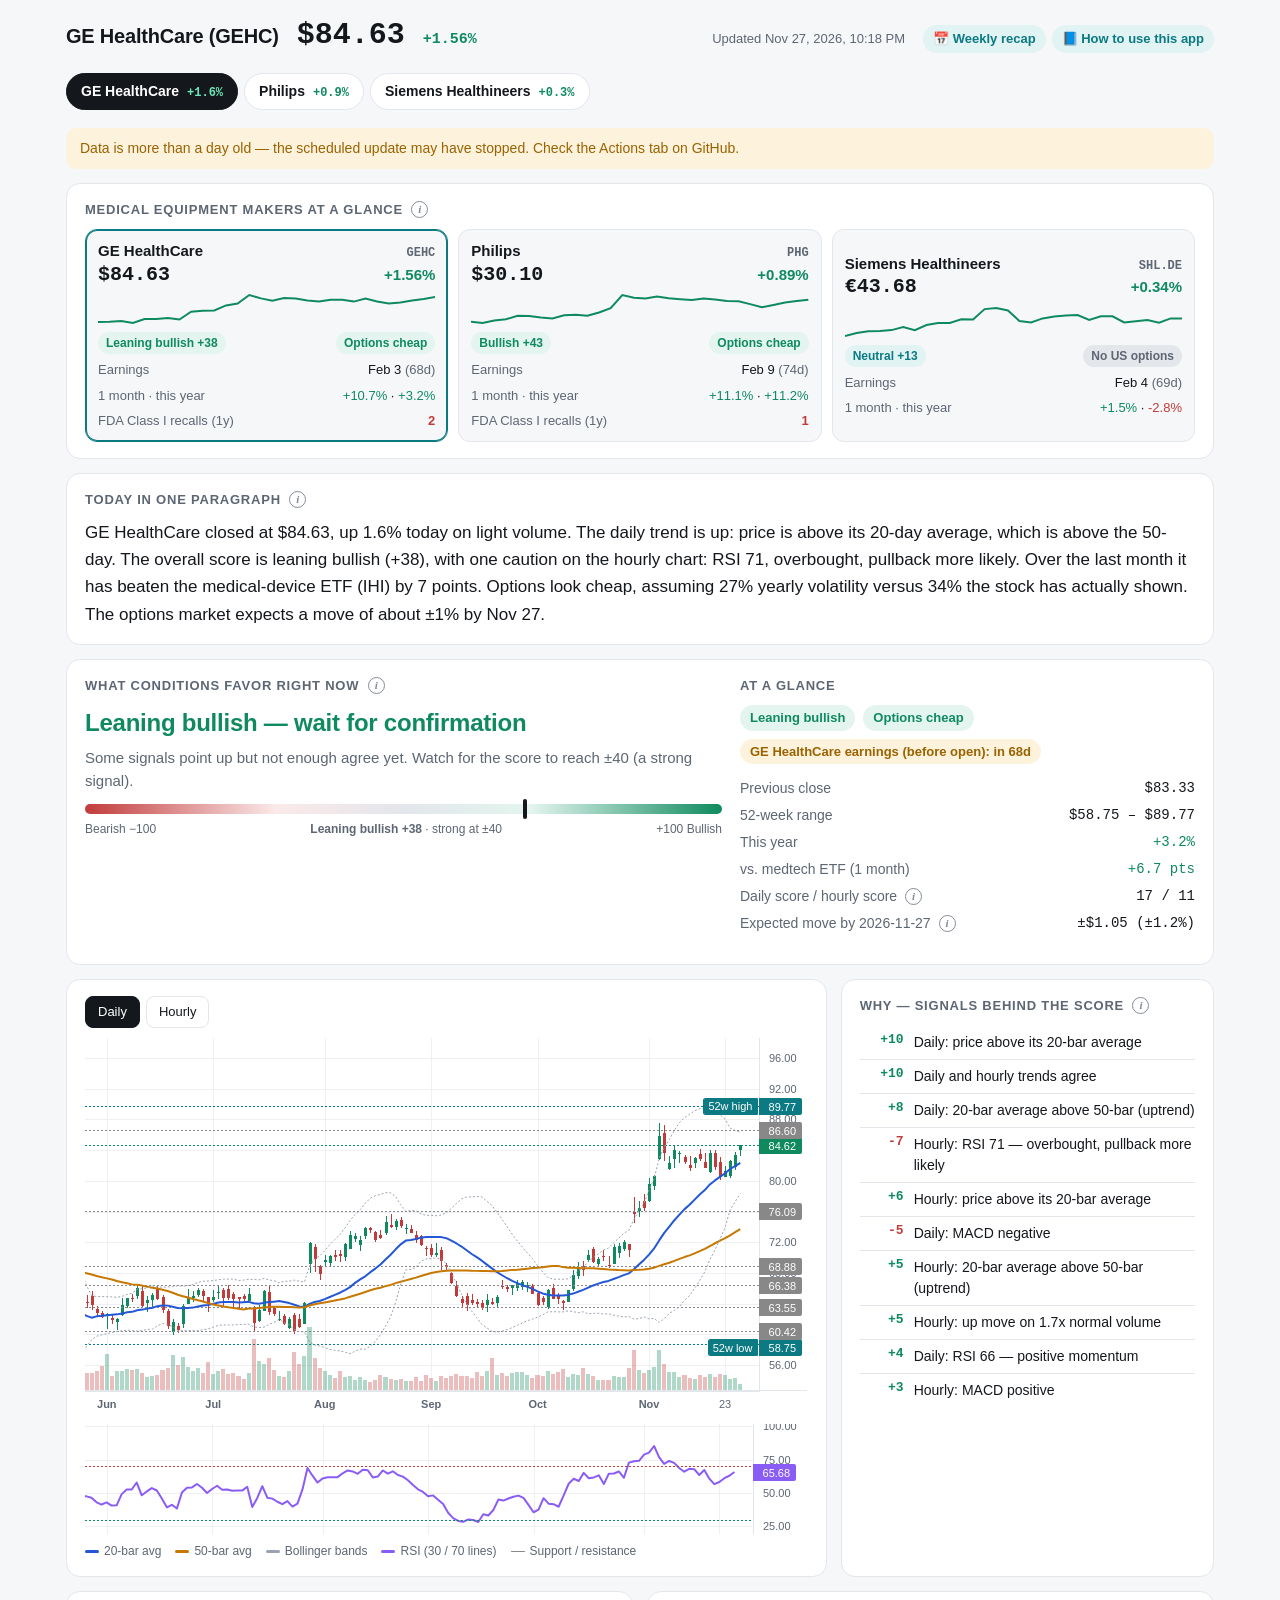
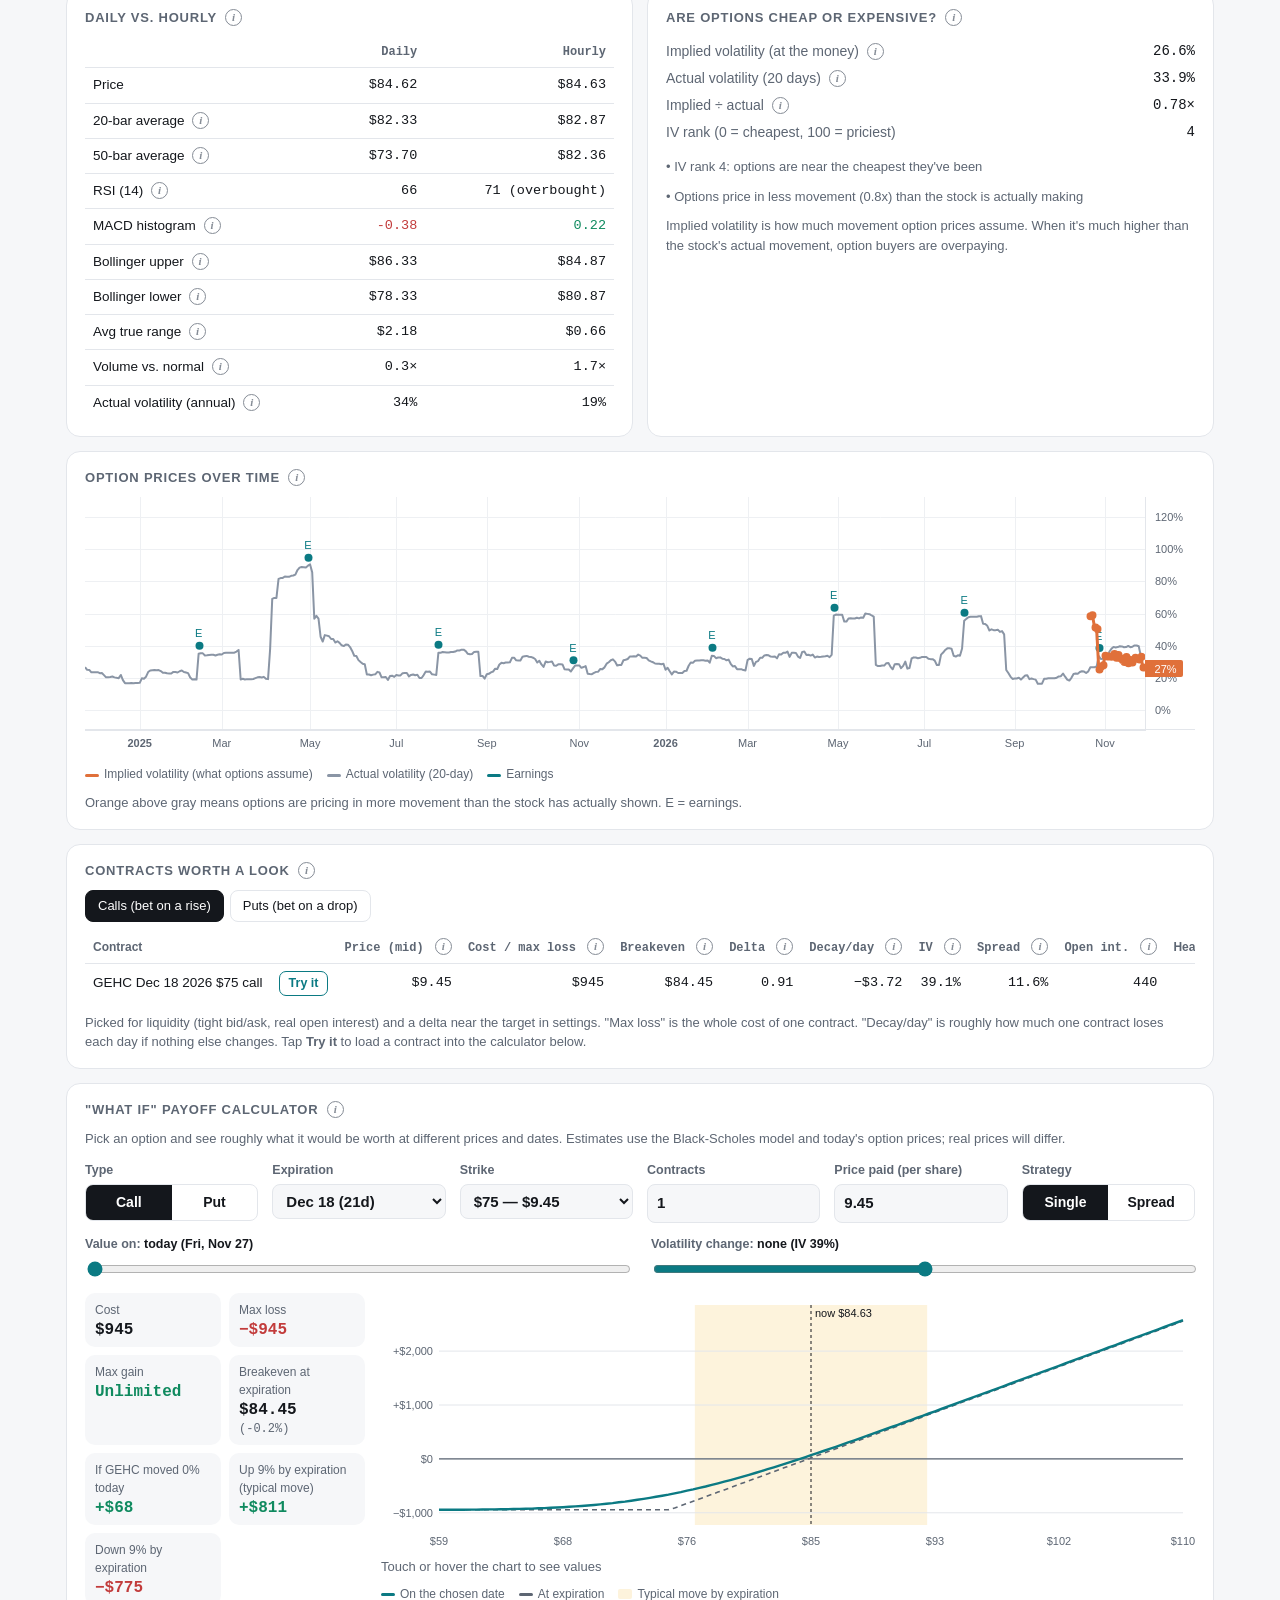
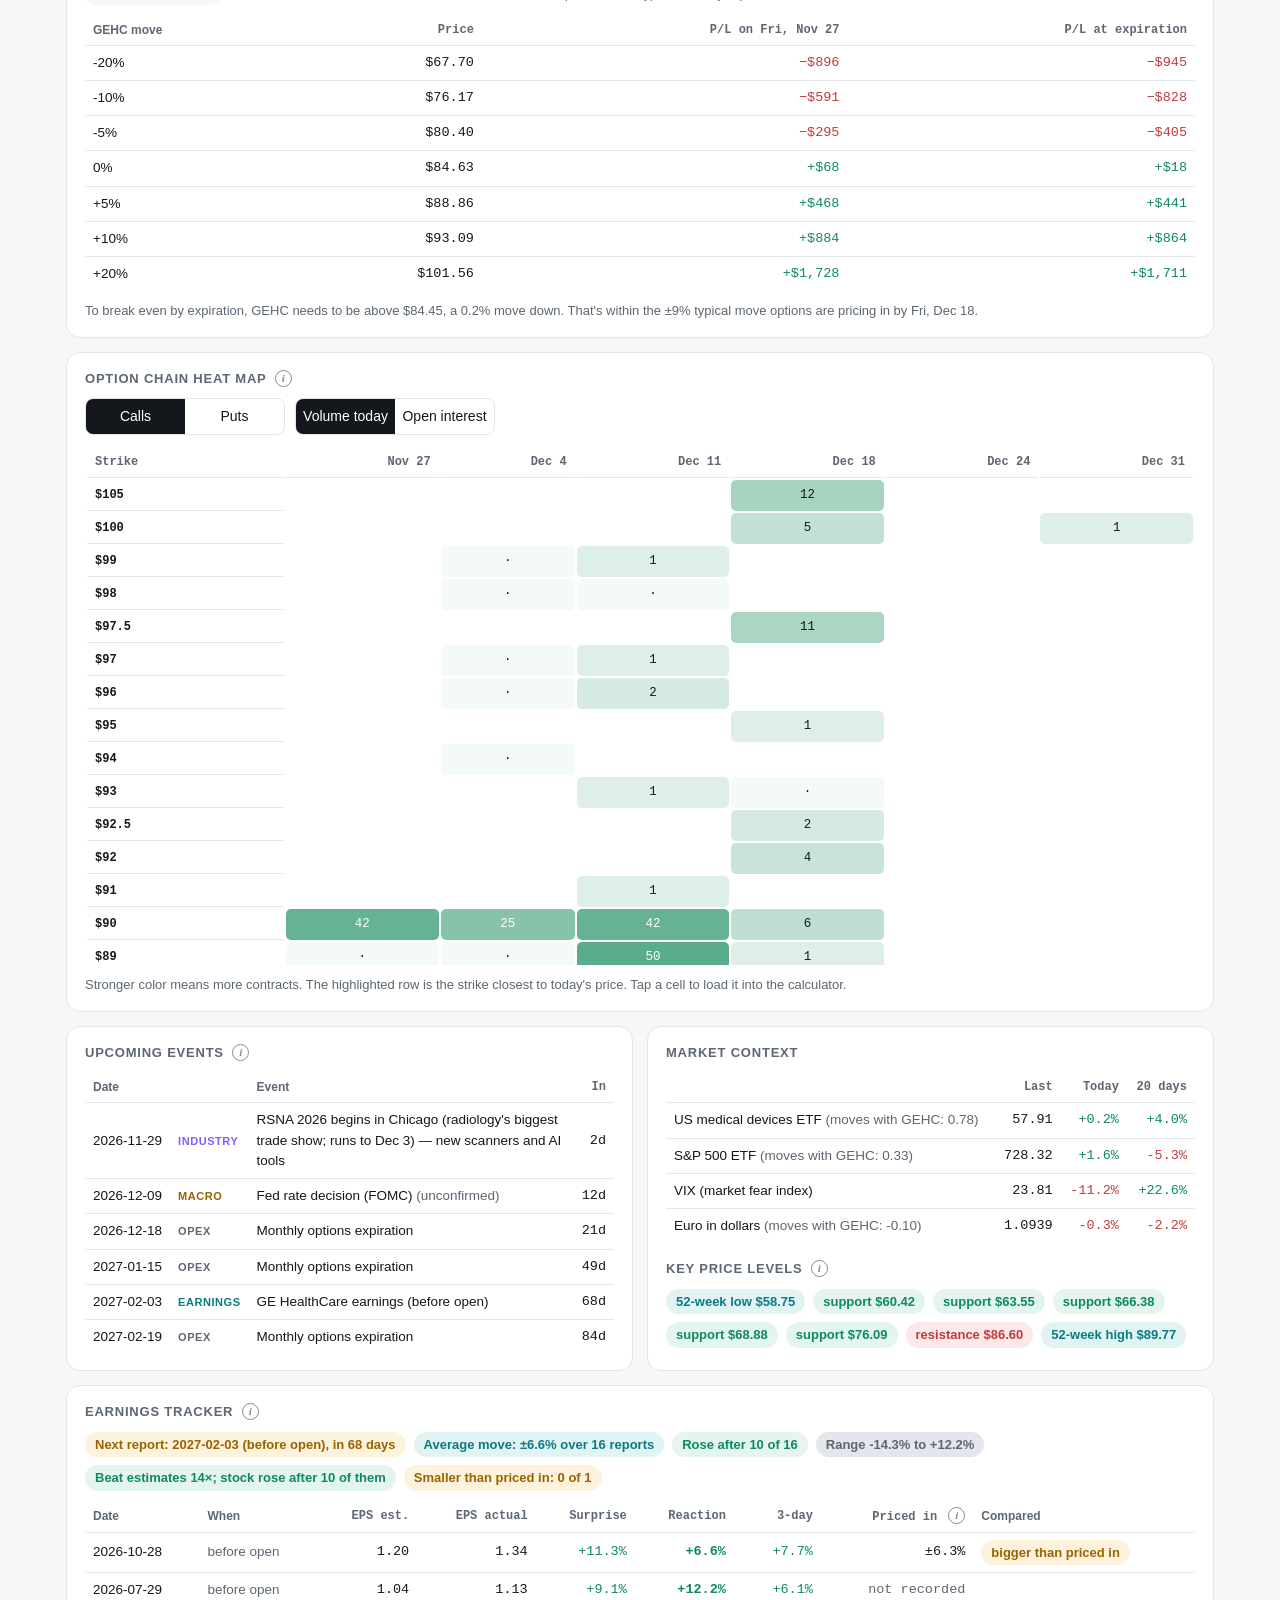
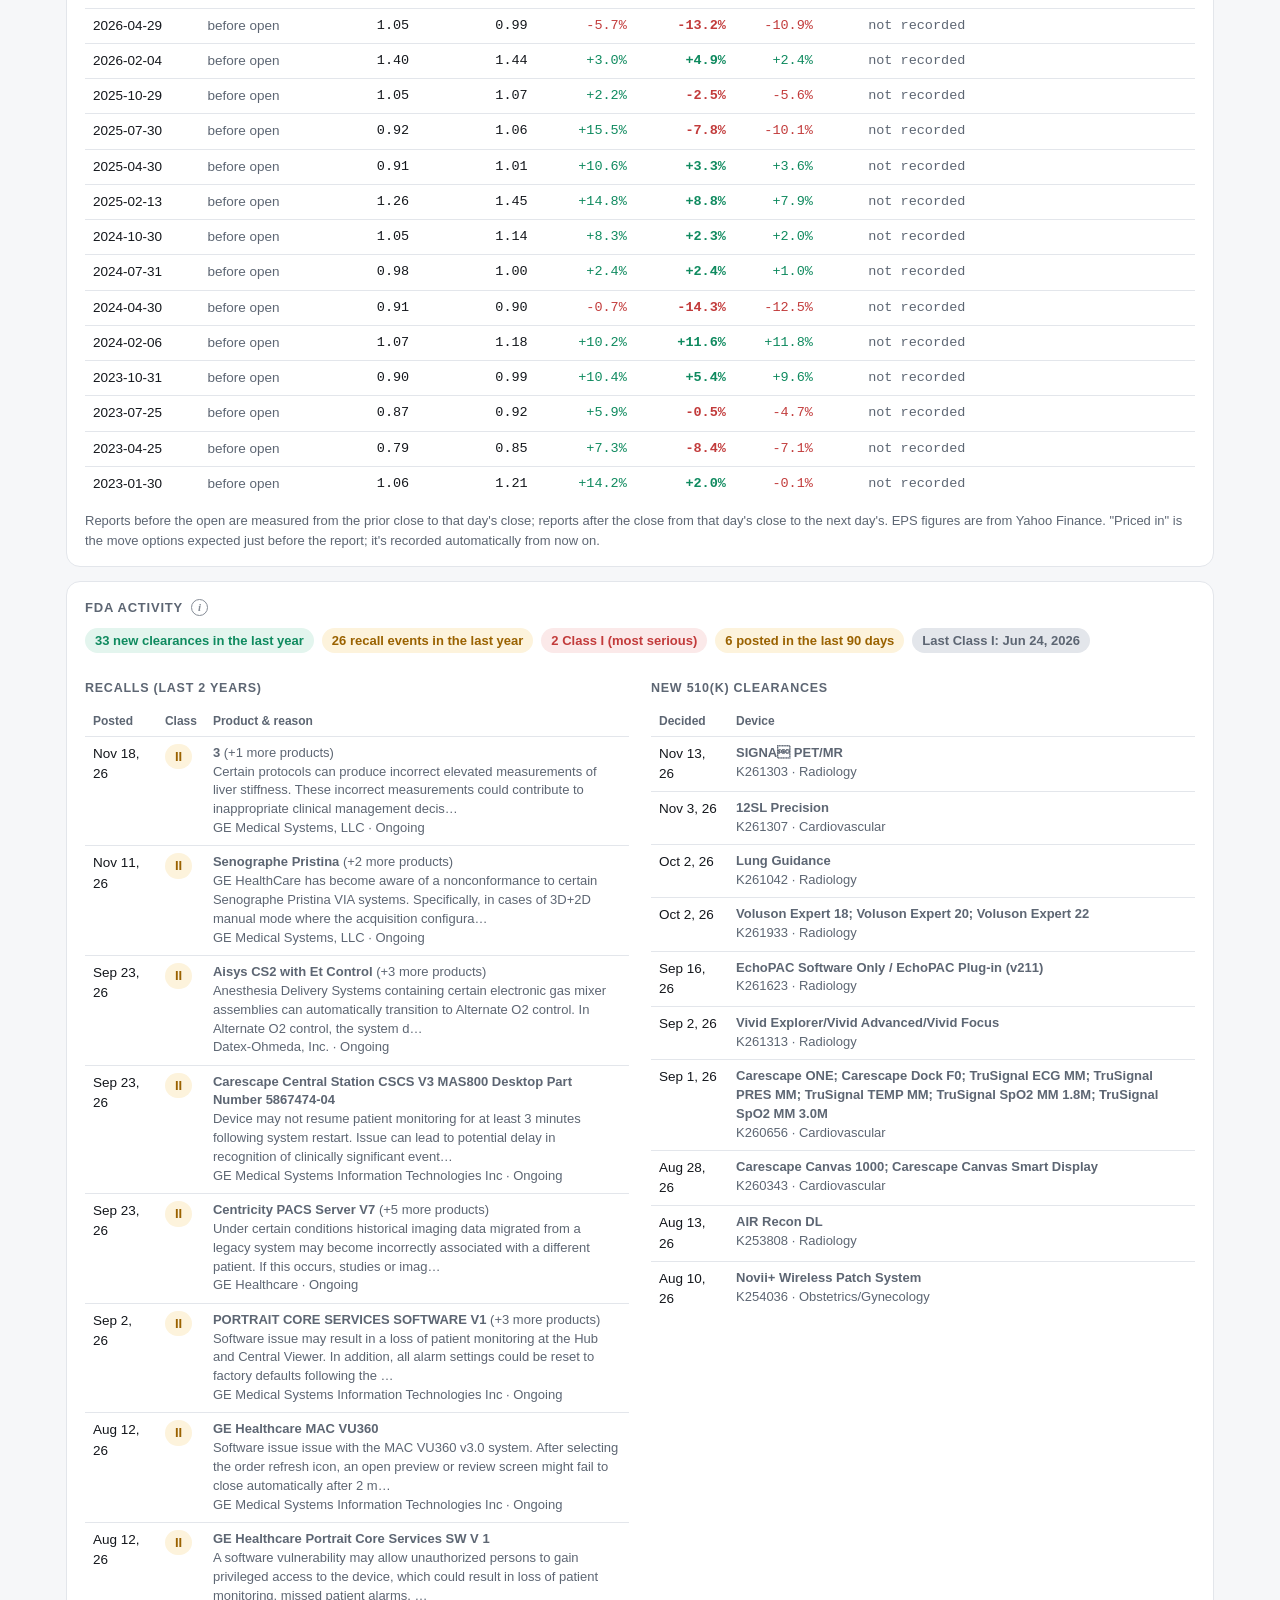
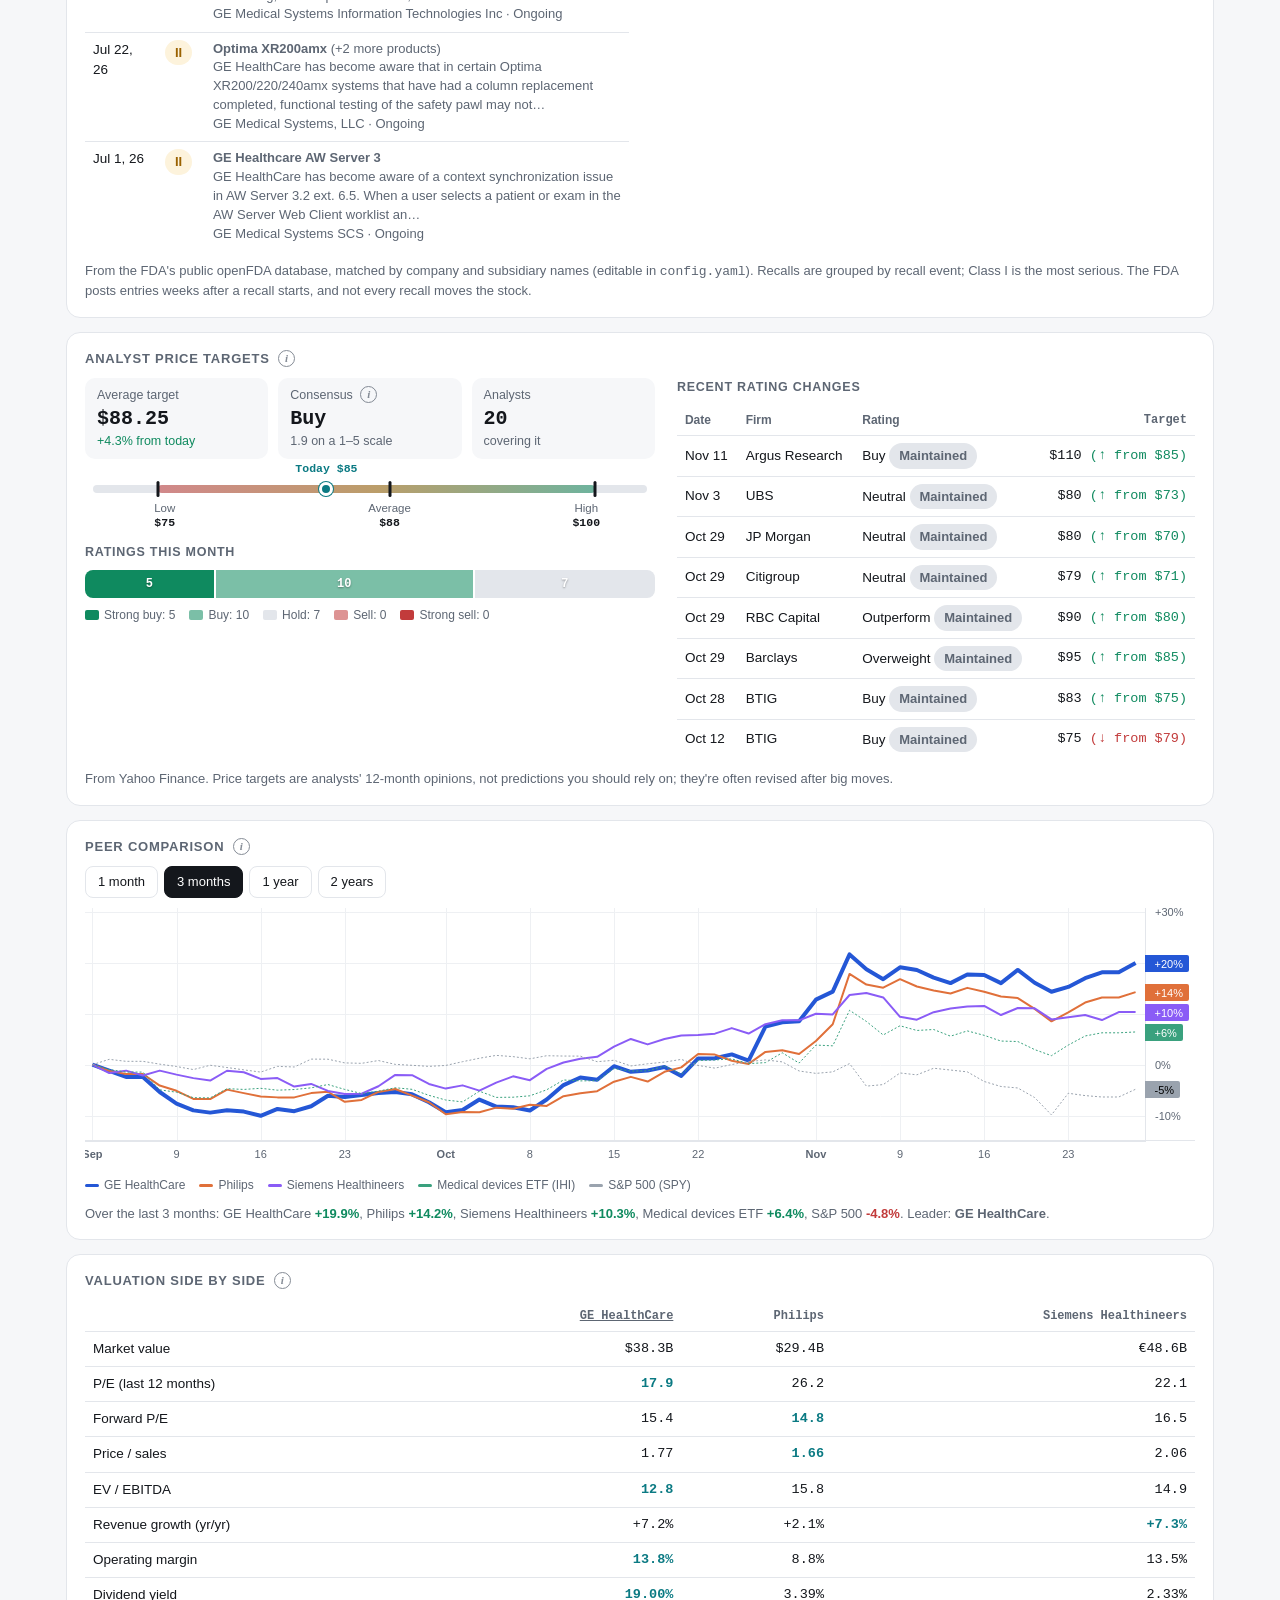
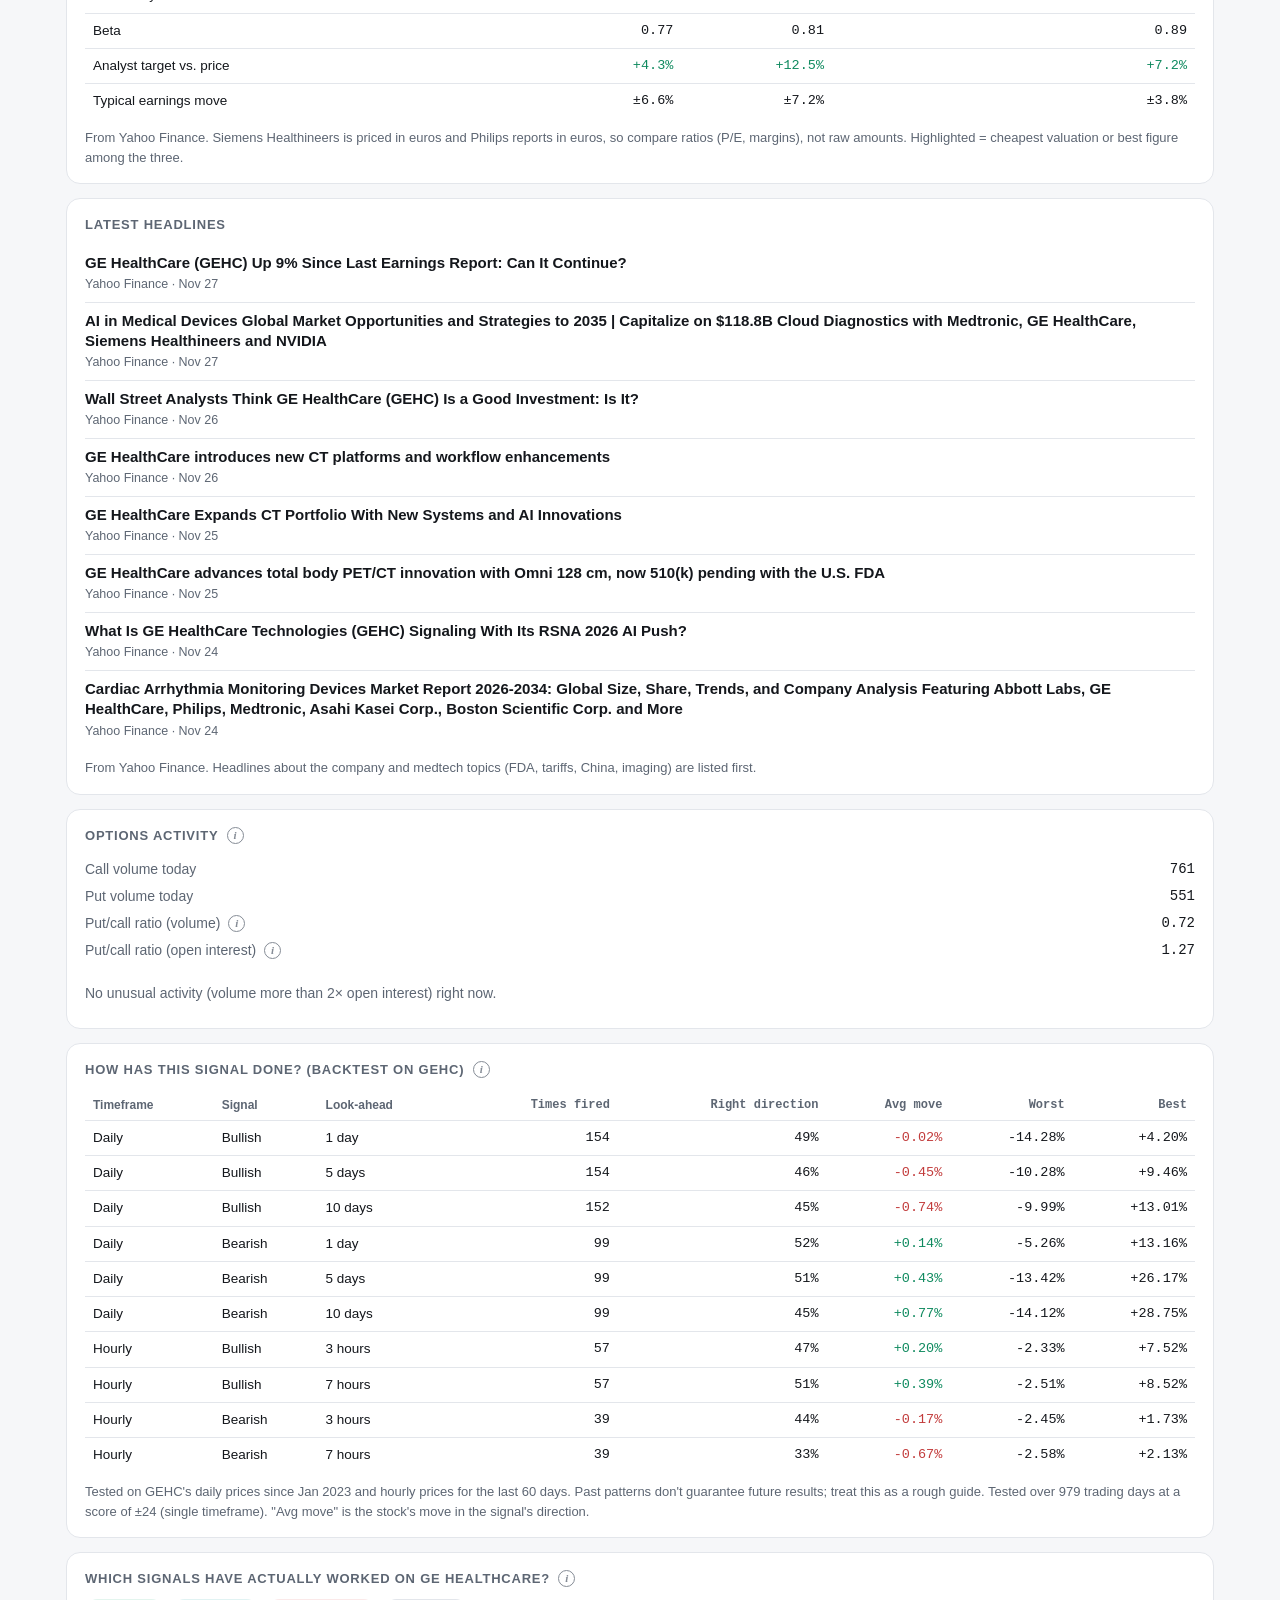
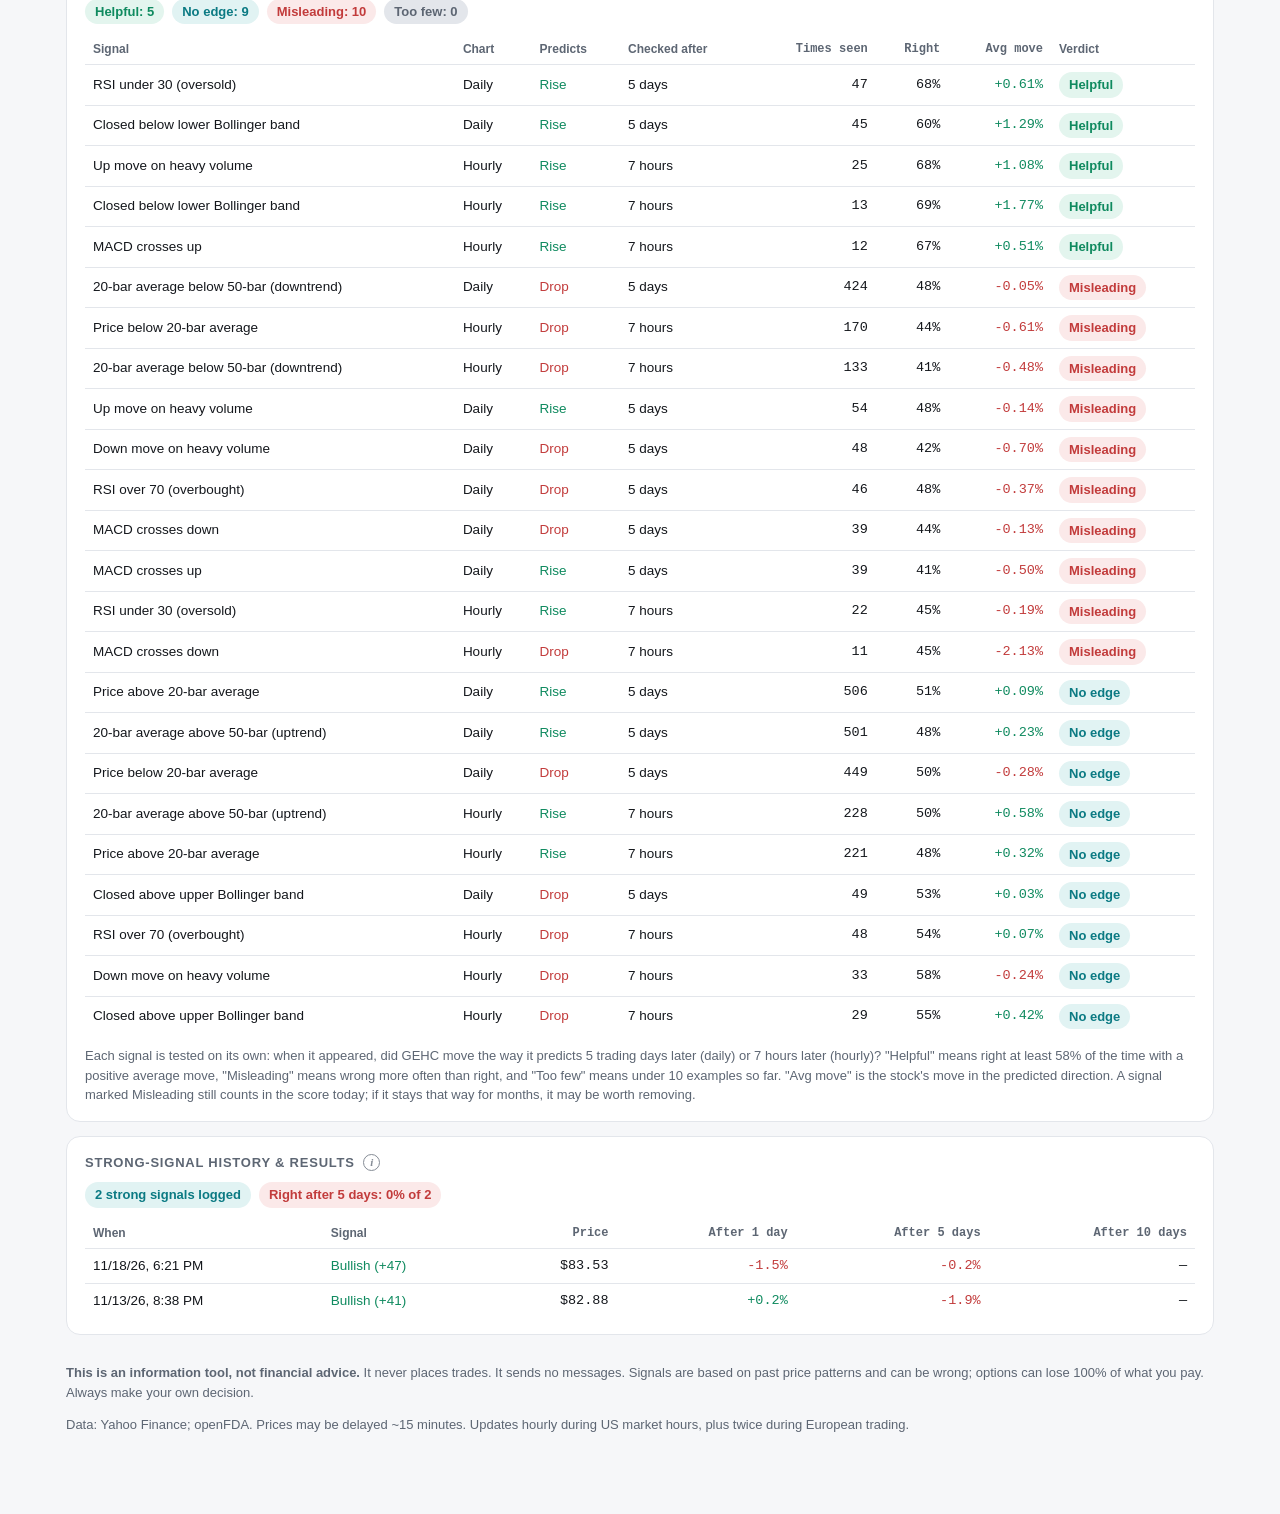
<file: docs/index.html>
<!doctype html>
<html lang="en">
<head>
<meta charset="utf-8">
<meta name="viewport" content="width=device-width, initial-scale=1, viewport-fit=cover">
<title>MedTech Signals</title>
<meta name="description" content="Options and stock signals for medical equipment makers: GE HealthCare, Philips and Siemens Healthineers.">
<meta name="robots" content="noindex, nofollow">
<link rel="icon" type="image/png" sizes="32x32" href="icons/favicon-32.png">
<link rel="apple-touch-icon" href="icons/apple-touch-icon.png">
<link rel="manifest" href="manifest.webmanifest">
<meta name="theme-color" content="#f6f7f9" media="(prefers-color-scheme: light)">
<meta name="theme-color" content="#0e1116" media="(prefers-color-scheme: dark)">
<meta name="apple-mobile-web-app-capable" content="yes">
<meta name="mobile-web-app-capable" content="yes">
<meta name="apple-mobile-web-app-status-bar-style" content="default">
<meta name="apple-mobile-web-app-title" content="MedTech">
<link rel="stylesheet" href="style.css">
<script src="vendor/lightweight-charts-4.1.3.js"></script>
<script>
  // Show the launch splash once per visit (skip it on later page loads in the same session)
  try { if (sessionStorage.getItem("splashSeen") === "1") document.documentElement.classList.add("no-splash"); } catch (e) {}
</script>
</head>
<body>
<div id="splash" role="status" aria-label="Loading MedTech Signals">
  <div class="sp-grid"></div>
  <div class="sp-monitor">
    <div class="sp-cross"></div>
    <svg viewBox="0 0 560 112" aria-hidden="true">
      <path class="sp-ecg-trail" pathLength="1000" d="M0 60 H120 L140 60 L152 30 L164 92 L180 8 L196 104 L208 60 H300 L318 60 L330 44 L342 60 H560"/>
      <path class="sp-ecg" pathLength="1000" d="M0 60 H120 L140 60 L152 30 L164 92 L180 8 L196 104 L208 60 H300 L318 60 L330 44 L342 60 H560"/>
      <circle class="sp-dot" r="5"/>
    </svg>
  </div>
  <div class="sp-text">
    <div class="sp-title">MedTech <span>Signals</span></div>
    <div class="sp-sub">GE HealthCare · Philips · Siemens Healthineers</div>
    <div class="sp-bar"><i></i></div>
  </div>
  <div class="sp-skip">Tap to skip</div>
</div>
<div class="wrap">
  <header class="top">
    <h1 id="title">MedTech signals</h1>
    <span class="price" id="price">—</span>
    <span class="chg" id="chg"></span>
    <span class="updated" id="updated">Loading…</span>
    <span class="top-links"><a class="guide-link" id="weekly-link" href="weekly.html">📅 Weekly recap</a> <a class="guide-link" href="guide.html">📘 How to use this app</a></span>
  </header>
  <nav class="co-tabs" id="co-tabs" aria-label="Choose a company"></nav>
  <div id="banners"></div>
  <div id="install" class="banner install" hidden></div>

  <div class="grid">
    <section class="card span12">
      <h2>Medical equipment makers at a glance <button class="ex" data-ex="peers" aria-label="Explain">i</button></h2>
      <div class="peers" id="peers"></div>
    </section>

    <section class="card span12 today-card">
      <h2>Today in one paragraph <button class="ex" data-ex="today" aria-label="Explain">i</button></h2>
      <p id="today" class="today">—</p>
    </section>

    <section class="card span12">
      <div class="hero">
        <div>
          <h2>What conditions favor right now <button class="ex" data-ex="score" aria-label="Explain">i</button></h2>
          <div class="stance" id="stance">—</div>
          <p class="detail" id="detail"></p>
          <div class="gauge"><div class="needle" id="needle" style="left:50%"></div></div>
          <div class="gauge-labels"><span>Bearish −100</span><span id="scoreTxt">0</span><span>+100 Bullish</span></div>
        </div>
        <div>
          <h2>At a glance</h2>
          <div class="chips" id="chips" style="margin-bottom:12px"></div>
          <dl class="kv" id="glance"></dl>
        </div>
      </div>
    </section>

    <section class="card span12" id="no-opt" hidden>
      <div class="no-opt-note" id="no-opt-text"></div>
    </section>

    <section class="card span8">
      <div class="tabs"><button data-tf="daily" class="on">Daily</button><button data-tf="hourly">Hourly</button></div>
      <div id="chart"></div>
      <div id="rsi"></div>
      <div class="legend">
        <span><i style="background:#2457d6"></i>20-bar avg</span>
        <span><i style="background:#c77800"></i>50-bar avg</span>
        <span><i style="background:#9aa3ae"></i>Bollinger bands</span>
        <span><i style="background:#8a5cf6"></i>RSI (30 / 70 lines)</span>
        <span><i style="background:#888;height:1px;border-top:1px dashed #888"></i>Support / resistance</span>
      </div>
    </section>

    <section class="card span4">
      <h2>Why — signals behind the score <button class="ex" data-ex="why" aria-label="Explain">i</button></h2>
      <ul class="reasons" id="reasons"></ul>
    </section>

    <section class="card span6">
      <h2>Daily vs. hourly <button class="ex" data-ex="tf" aria-label="Explain">i</button></h2>
      <div class="scroll"><table id="tf"></table></div>
    </section>

    <section class="card span6" data-needs-options>
      <h2>Are options cheap or expensive? <button class="ex" data-ex="iv" aria-label="Explain">i</button></h2>
      <dl class="kv" id="vol"></dl>
      <div id="volnotes"></div>
    </section>

    <section class="card span6" data-no-options hidden>
      <h2>Market context</h2>
      <div class="scroll"><table id="context2"></table></div>
    </section>

    <section class="card span12">
      <h2 id="volchart-title">Option prices over time <button class="ex" data-ex="ivhist" aria-label="Explain">i</button></h2>
      <div id="volchart" class="minichart"></div>
      <div class="legend" id="volchart-legend"><span><i style="background:#e0703a"></i>Implied volatility (what options assume)</span><span><i style="background:#8a95a5"></i>Actual volatility (20-day)</span><span><i style="background:var(--accent)"></i>Earnings</span></div>
      <p class="note" id="volchart-note"></p>
    </section>

    <section class="card span12" data-needs-options>
      <h2>Contracts worth a look <button class="ex" data-ex="contracts" aria-label="Explain">i</button></h2>
      <div class="tabs"><button data-sg="calls" class="on">Calls (bet on a rise)</button><button data-sg="puts">Puts (bet on a drop)</button></div>
      <div class="scroll"><table id="sugg"></table></div>
      <p class="note">Picked for liquidity (tight bid/ask, real open interest) and a delta near the target in settings. "Max loss" is the whole cost of one contract. "Decay/day" is roughly how much one contract loses each day if nothing else changes. Tap <strong>Try it</strong> to load a contract into the calculator below.</p>
    </section>

    <section class="card span12" id="calc-card" data-needs-options>
      <h2>"What if" payoff calculator <button class="ex" data-ex="calc" aria-label="Explain">i</button></h2>
      <p class="note" style="margin-top:0" id="calc-intro">Pick an option and see roughly what it would be worth at different prices and dates. Estimates use the Black-Scholes model and today's option prices; real prices will differ.</p>
      <div class="calc-controls">
        <label>Type
          <div class="seg" id="c-type"><button data-v="c" class="on">Call</button><button data-v="p">Put</button></div>
        </label>
        <label>Expiration <select id="c-exp"></select></label>
        <label>Strike <select id="c-strike"></select></label>
        <label>Contracts <input id="c-qty" type="number" min="1" max="100" step="1" value="1" inputmode="numeric"></label>
        <label>Price paid (per share) <input id="c-price" type="number" min="0" step="0.01" inputmode="decimal"></label>
        <label>Strategy
          <div class="seg" id="c-strat"><button data-v="single" class="on">Single</button><button data-v="spread">Spread</button></div>
        </label>
        <label id="c-short-wrap" hidden><span id="c-short-label">Sell strike</span> <select id="c-short"></select></label>
      </div>
      <div class="calc-sliders">
        <label><span>Value on: <b id="c-date-txt"></b></span><input id="c-date" type="range" min="0" value="0" step="1"></label>
        <label><span>Volatility change: <b id="c-iv-txt"></b></span><input id="c-iv" type="range" min="-60" max="60" value="0" step="5"></label>
      </div>
      <div class="calc-out">
        <div class="calc-stats" id="c-stats"></div>
        <div class="calc-chart-wrap">
          <svg id="c-chart" role="img" aria-label="Profit and loss chart"></svg>
          <div class="calc-readout" id="c-readout">Touch or hover the chart to see values</div>
          <div class="legend"><span><i style="background:var(--accent)"></i>On the chosen date</span><span><i style="background:var(--muted)"></i>At expiration</span><span><i style="background:var(--warn-bg);height:10px"></i>Typical move by expiration</span></div>
        </div>
      </div>
      <div class="scroll"><table id="c-table"></table></div>
      <p class="note" id="c-note"></p>
    </section>

    <section class="card span12" data-needs-options>
      <h2>Option chain heat map <button class="ex" data-ex="heatmap" aria-label="Explain">i</button></h2>
      <div class="hm-controls">
        <div class="seg" id="hm-type"><button data-v="c" class="on">Calls</button><button data-v="p">Puts</button></div>
        <div class="seg" id="hm-metric"><button data-v="v" class="on">Volume today</button><button data-v="oi">Open interest</button></div>
      </div>
      <div class="scroll hm-scroll"><table id="heatmap" class="heatmap"></table></div>
      <p class="note">Stronger color means more contracts. The highlighted row is the strike closest to today's price. Tap a cell to load it into the calculator.</p>
    </section>

    <section class="card span6">
      <h2>Upcoming events <button class="ex" data-ex="events" aria-label="Explain">i</button></h2>
      <div class="scroll"><table id="events"></table></div>
    </section>

    <section class="card span6">
      <h2>Market context</h2>
      <div class="scroll"><table id="context"></table></div>
      <h2 style="margin-top:16px">Key price levels <button class="ex" data-ex="levels" aria-label="Explain">i</button></h2>
      <div class="chips" id="levels"></div>
    </section>

    <section class="card span12">
      <h2>Earnings tracker <button class="ex" data-ex="eventmoves" aria-label="Explain">i</button></h2>
      <div class="chips" id="em-summary" style="margin-bottom:10px"></div>
      <div class="scroll"><table id="em-table"></table></div>
      <p class="note" id="em-note">Reports before the open are measured from the prior close to that day's close; reports after the close from that day's close to the next day's. "Priced in" is the move options expected just before the report; it's recorded automatically from now on.</p>
    </section>

    <section class="card span12">
      <h2>FDA activity <button class="ex" data-ex="fda" aria-label="Explain">i</button></h2>
      <div class="chips" id="fda-summary" style="margin-bottom:10px"></div>
      <div class="fda-grid">
        <div>
          <h3 class="sub">Recalls (last 2 years)</h3>
          <div class="scroll"><table id="fda-recalls"></table></div>
        </div>
        <div>
          <h3 class="sub">New 510(k) clearances</h3>
          <div class="scroll"><table id="fda-clear"></table></div>
        </div>
      </div>
      <p class="note">From the FDA's public openFDA database, matched by company and subsidiary names (editable in <code>config.yaml</code>). Recalls are grouped by recall event; Class I is the most serious. The FDA posts entries weeks after a recall starts, and not every recall moves the stock.</p>
    </section>

    <section class="card span12">
      <h2>Analyst price targets <button class="ex" data-ex="analysts" aria-label="Explain">i</button></h2>
      <div class="an-grid">
        <div>
          <div id="an-head"></div>
          <div class="an-range" id="an-range"></div>
          <div id="an-mix"></div>
        </div>
        <div>
          <h3 class="sub">Recent rating changes</h3>
          <div class="scroll"><table id="an-changes"></table></div>
        </div>
      </div>
      <p class="note">From Yahoo Finance. Price targets are analysts' 12-month opinions, not predictions you should rely on; they're often revised after big moves.</p>
    </section>

    <section class="card span12">
      <h2>Peer comparison <button class="ex" data-ex="compare" aria-label="Explain">i</button></h2>
      <div class="tabs" id="cmp-range"><button data-r="21">1 month</button><button data-r="63" class="on">3 months</button><button data-r="252">1 year</button><button data-r="504">2 years</button></div>
      <div id="cmpchart" class="minichart"></div>
      <div class="legend" id="cmp-legend"></div>
      <p class="note" id="cmp-note"></p>
    </section>

    <section class="card span12">
      <h2>Valuation side by side <button class="ex" data-ex="valuation" aria-label="Explain">i</button></h2>
      <div class="scroll"><table id="val-table"></table></div>
      <p class="note">From Yahoo Finance. Siemens Healthineers is priced in euros and Philips reports in euros, so compare ratios (P/E, margins), not raw amounts. Highlighted = cheapest valuation or best figure among the three.</p>
    </section>

    <section class="card span12">
      <h2>Latest headlines</h2>
      <ul class="news" id="news"></ul>
      <p class="note">From Yahoo Finance. Headlines about the company and medtech topics (FDA, tariffs, China, imaging) are listed first.</p>
    </section>

    <section class="card span12" data-needs-options>
      <h2>Options activity <button class="ex" data-ex="putcall" aria-label="Explain">i</button></h2>
      <dl class="kv" id="flow"></dl>
      <div class="scroll" style="margin-top:10px"><table id="unusual"></table></div>
    </section>

    <section class="card span12">
      <h2 id="bt-title">How has this signal done? (backtest) <button class="ex" data-ex="backtest" aria-label="Explain">i</button></h2>
      <div class="scroll"><table id="bt"></table></div>
      <p class="note" id="btnote"></p>
    </section>

    <section class="card span12">
      <h2 id="sg-title">Which signals have actually worked? <button class="ex" data-ex="grades" aria-label="Explain">i</button></h2>
      <div class="chips" id="sg-summary" style="margin-bottom:10px"></div>
      <div class="scroll"><table id="sg-table"></table></div>
      <button class="linkbtn" id="sg-more" hidden></button>
      <p class="note" id="sg-note"></p>
    </section>

    <section class="card span12">
      <h2>Strong-signal history &amp; results <button class="ex" data-ex="history" aria-label="Explain">i</button></h2>
      <div id="track" class="chips" style="margin-bottom:10px"></div>
      <div class="scroll"><table id="signals"></table></div>
    </section>
  </div>

  <footer>
    <p><strong>This is an information tool, not financial advice.</strong> It never places trades. It sends no messages. Signals are based on past price patterns and can be wrong; options can lose 100% of what you pay. Always make your own decision.</p>
    <p id="footsrc"></p>
  </footer>
</div>
<script src="app.js"></script>
<script src="calc.js"></script>
<script src="extras.js"></script>
<script src="trackers.js"></script>
<div id="ex-pop" class="ex-pop" role="dialog" hidden></div>
</body>
</html>
</file>
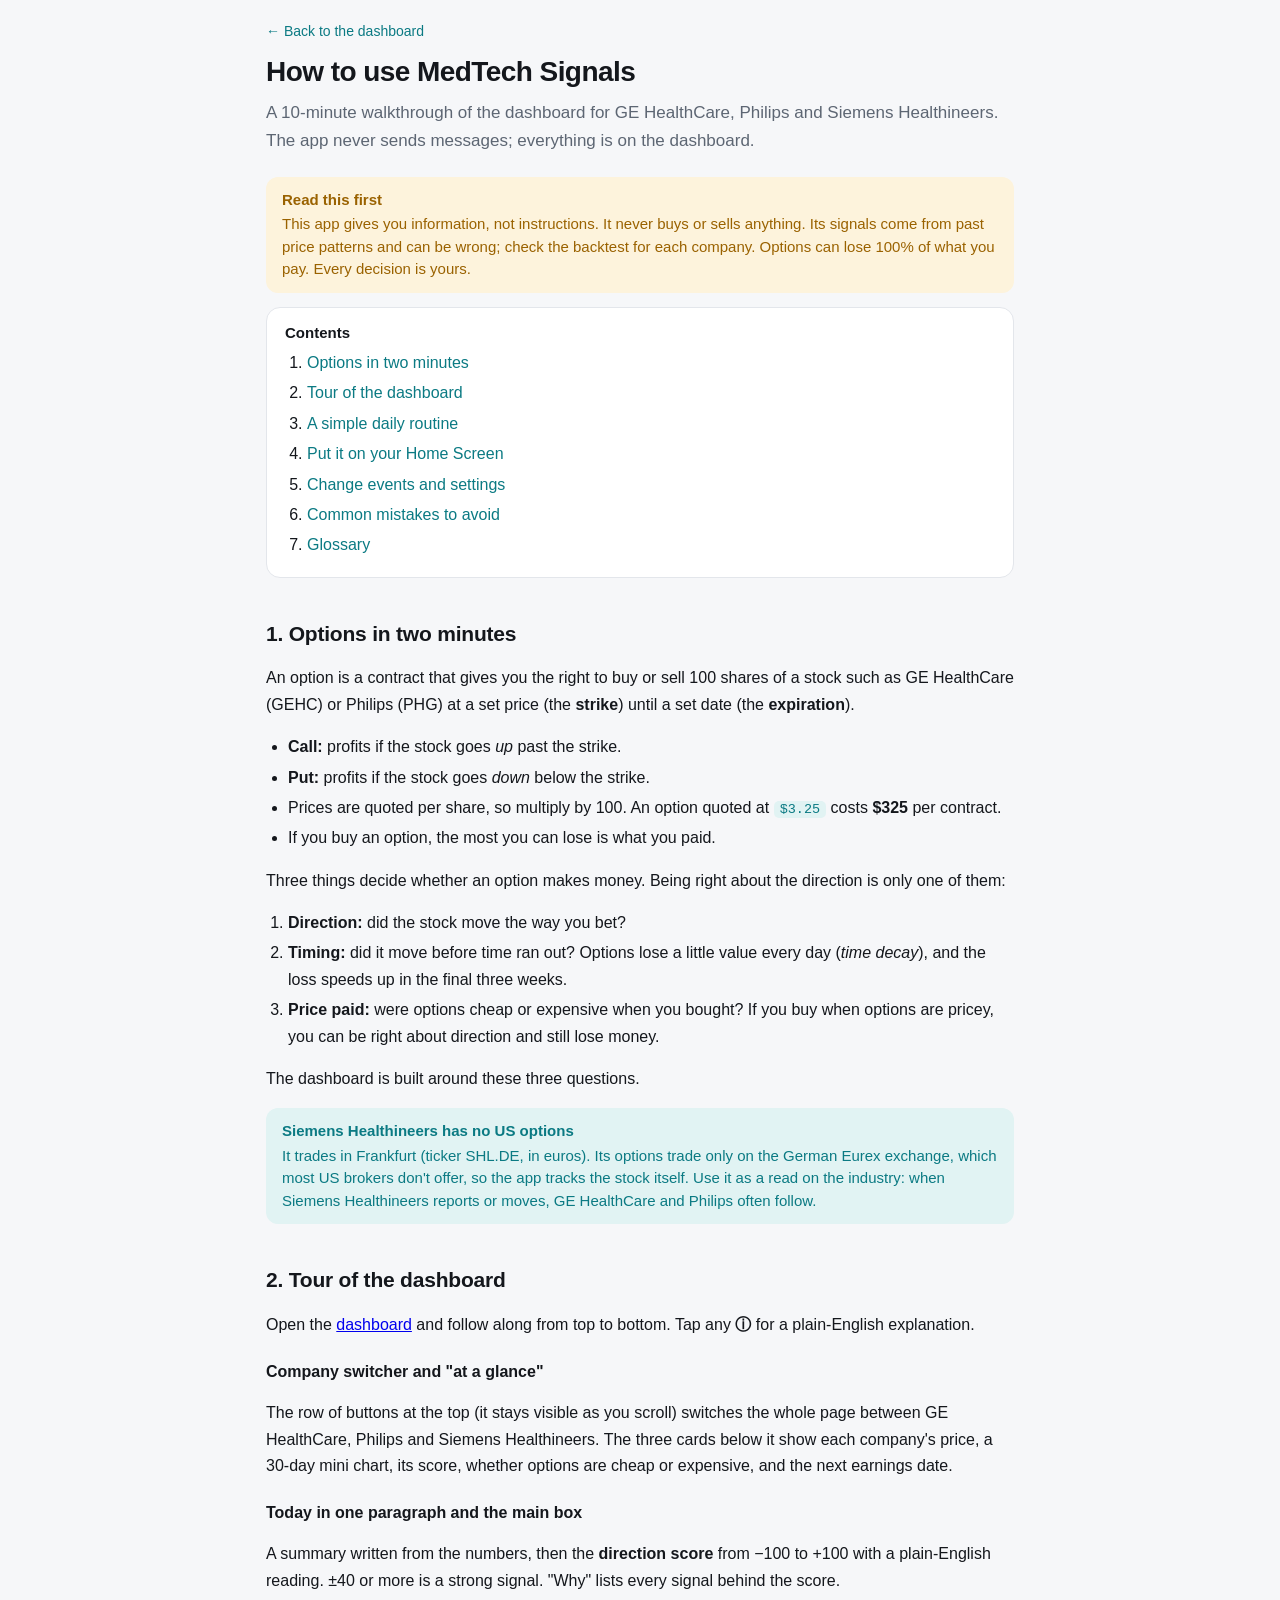
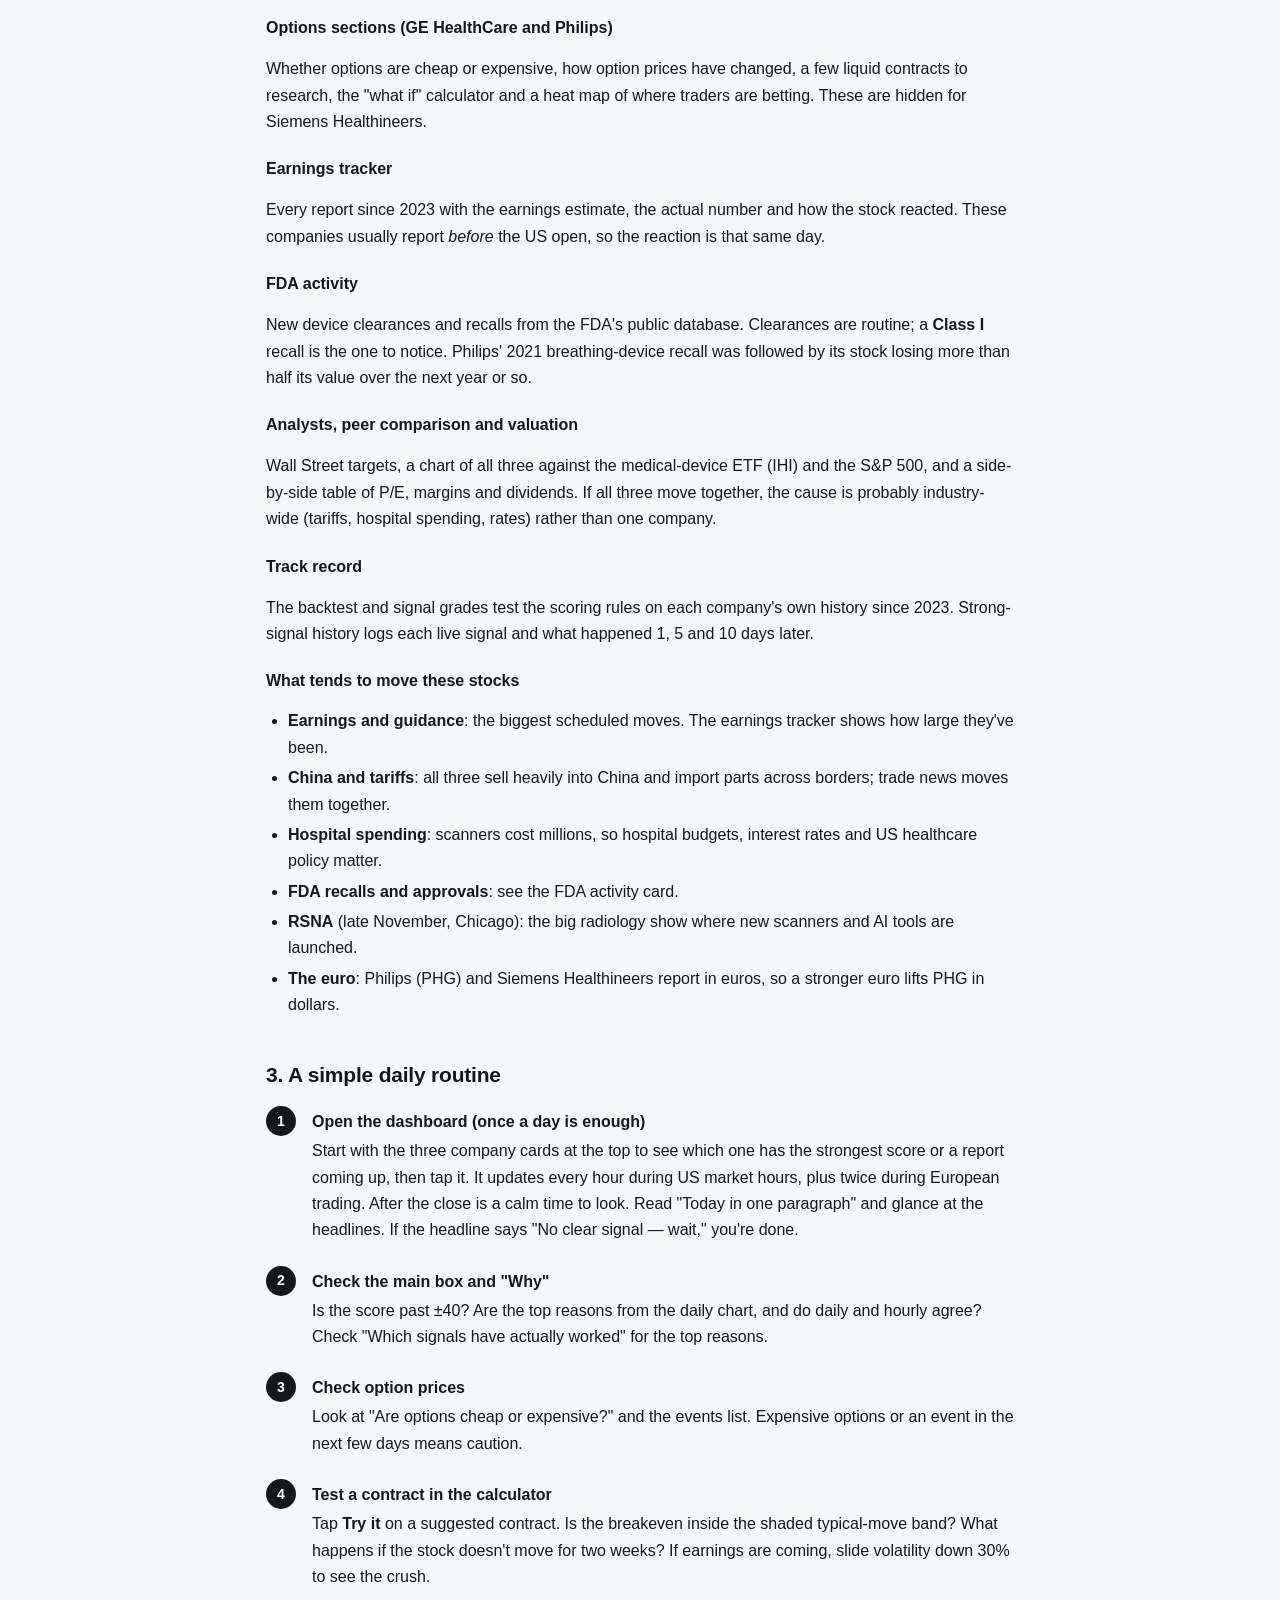
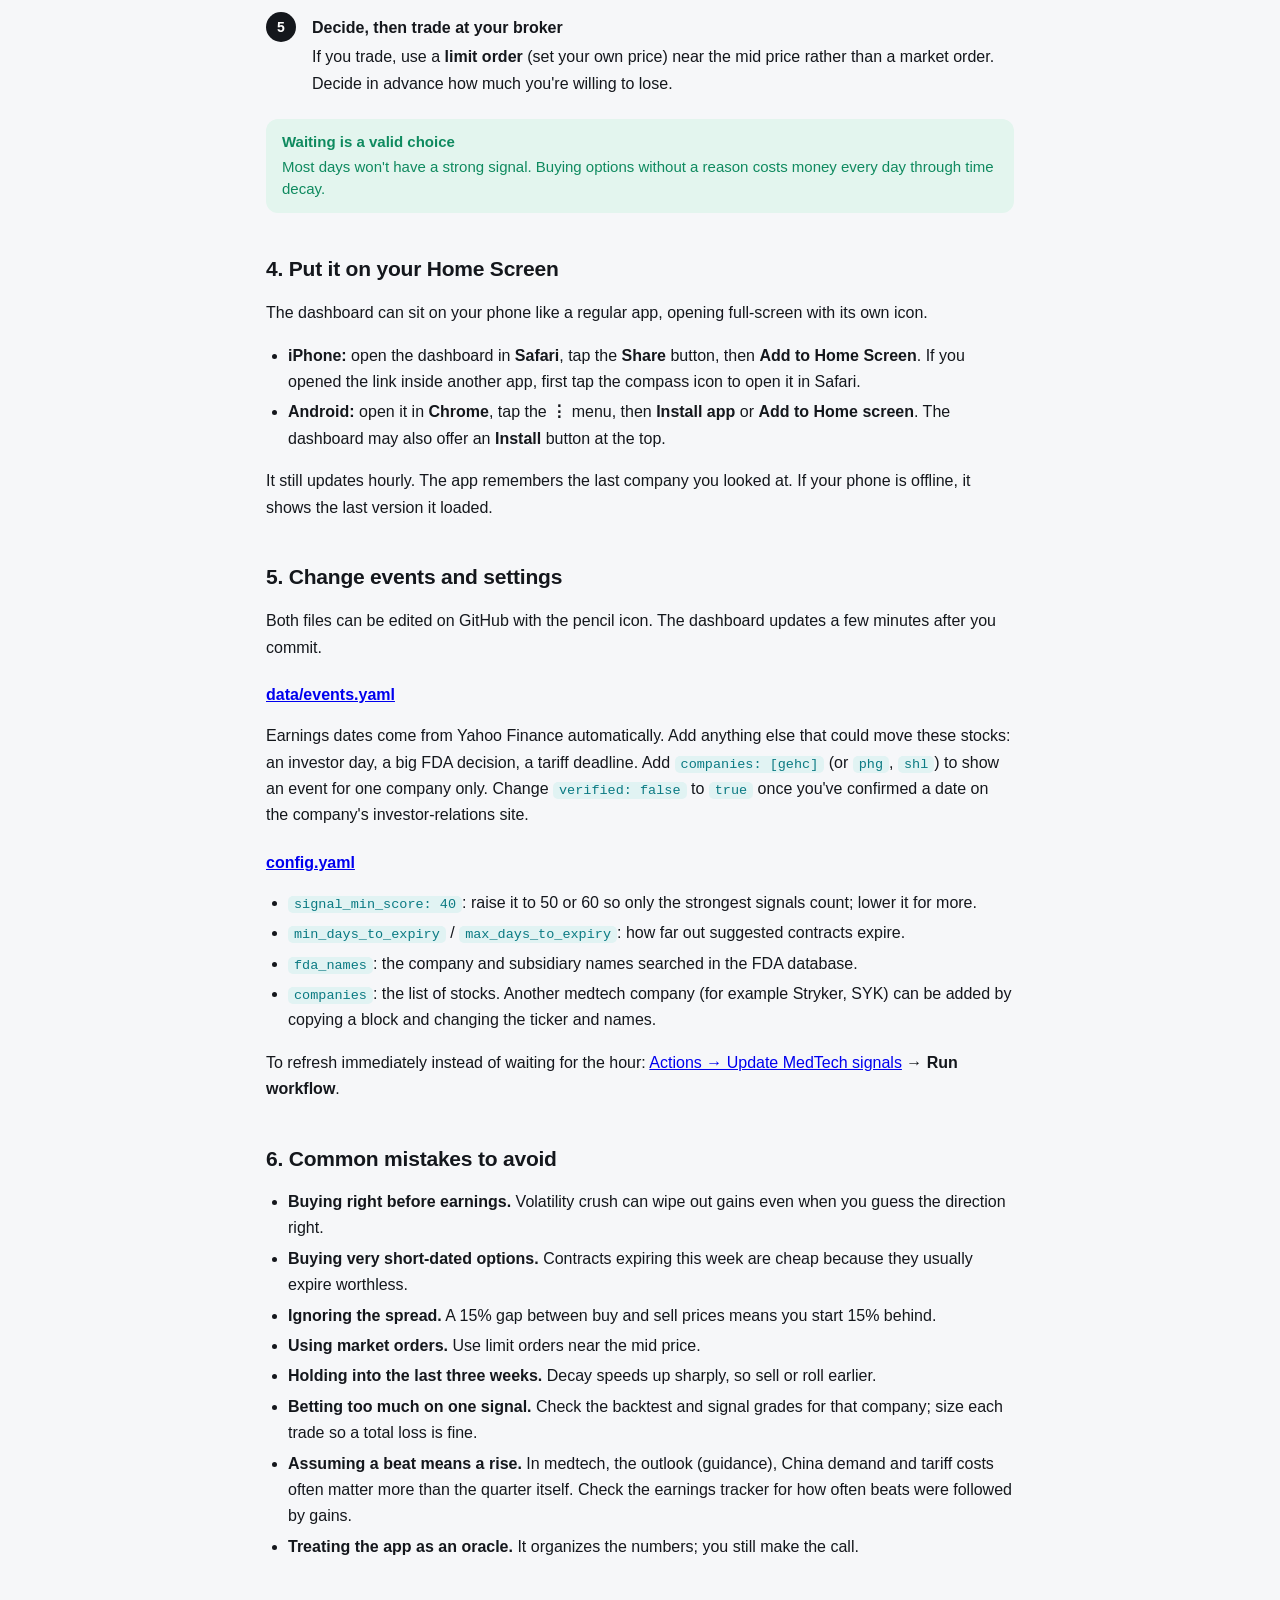
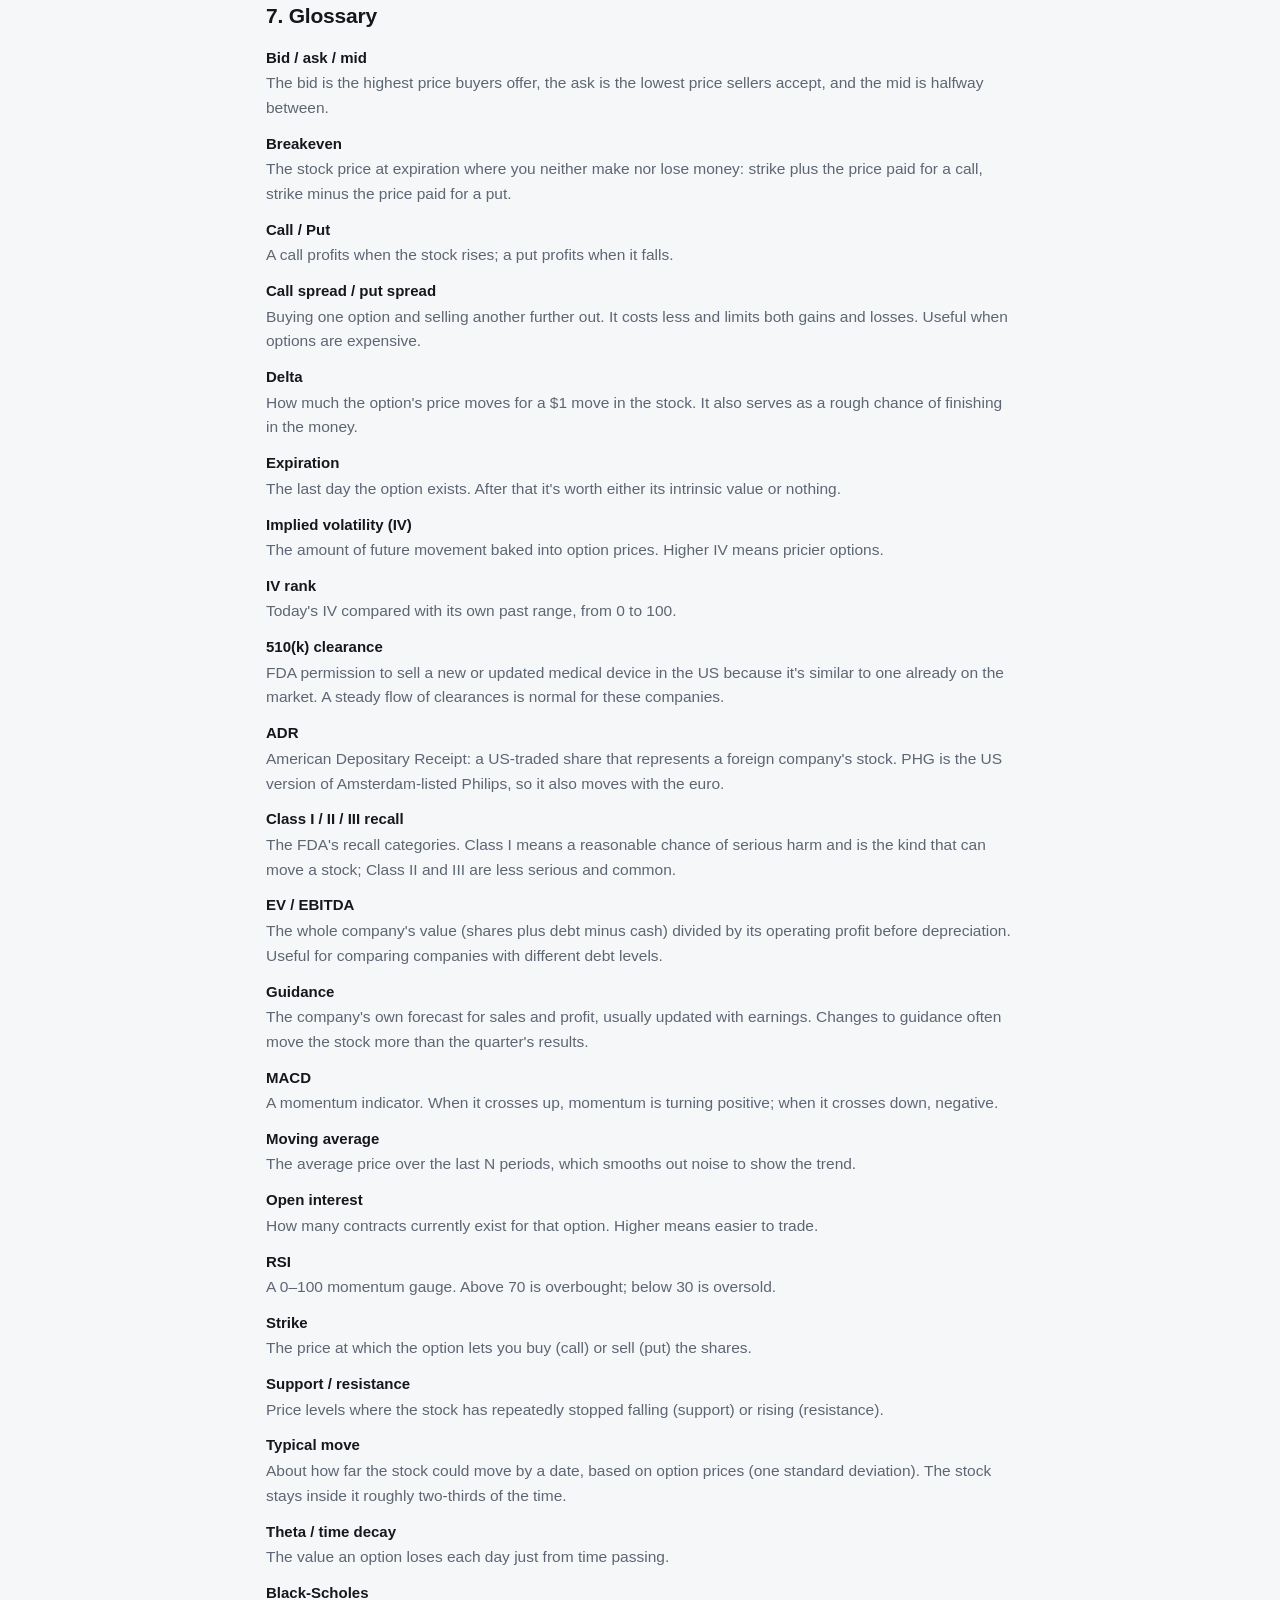
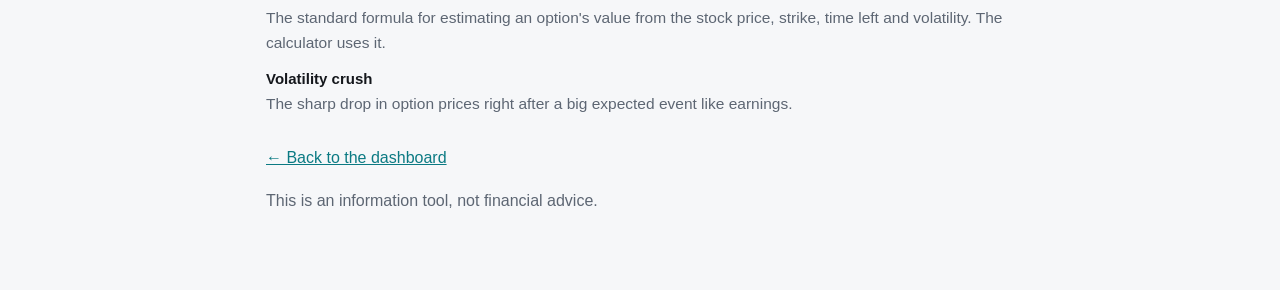
<file: docs/guide.html>
<!doctype html>
<html lang="en">
<head>
<meta charset="utf-8">
<meta name="viewport" content="width=device-width, initial-scale=1, viewport-fit=cover">
<title>How to Use MedTech Signals</title>
<meta name="robots" content="noindex, nofollow">
<link rel="icon" type="image/png" sizes="32x32" href="icons/favicon-32.png">
<link rel="apple-touch-icon" href="icons/apple-touch-icon.png">
<link rel="manifest" href="manifest.webmanifest">
<meta name="apple-mobile-web-app-capable" content="yes">
<meta name="apple-mobile-web-app-title" content="MedTech">
<link rel="stylesheet" href="style.css">
<style>
  .guide { max-width: 780px; margin: 0 auto; padding: 20px 16px 60px; }
  .guide h1 { font-size: 28px; letter-spacing: -.02em; margin: 8px 0 6px; }
  .guide .lede { color: var(--muted); font-size: 17px; margin: 0 0 22px; }
  .guide h2 { font-size: 21px; margin: 40px 0 10px; letter-spacing: -.01em; scroll-margin-top: 16px; }
  .guide h3 { font-size: 16px; margin: 22px 0 6px; }
  .guide p, .guide li { font-size: 16px; line-height: 1.65; }
  .guide ol, .guide ul { padding-left: 22px; }
  .guide li { margin: 4px 0; }
  .guide code { font-family: var(--mono); font-size: 13.5px; background: var(--accent-bg); color: var(--accent); padding: 1px 6px; border-radius: 5px; }
  .guide pre { background: var(--card); border: 1px solid var(--line); border-radius: 10px; padding: 12px 14px; overflow-x: auto; font: 13.5px/1.55 var(--mono); }
  .guide pre code { background: none; color: var(--ink); padding: 0; }
  .back { font-size: 14px; color: var(--accent); text-decoration: none; }
  .toc { background: var(--card); border: 1px solid var(--line); border-radius: 14px; padding: 14px 18px; }
  .toc ol { margin: 6px 0 0; } .toc a { color: var(--accent); text-decoration: none; }
  .callout { border-radius: 12px; padding: 12px 16px; margin: 14px 0; font-size: 15px; }
  .callout.warn { background: var(--warn-bg); color: var(--warn); }
  .callout.tip { background: var(--up-bg); color: var(--up); }
  .callout.info { background: var(--accent-bg); color: var(--accent); }
  .callout strong { display: block; margin-bottom: 2px; }
  .step { display: grid; grid-template-columns: 34px 1fr; gap: 12px; margin: 16px 0; }
  .step .n { width: 30px; height: 30px; border-radius: 50%; background: var(--ink); color: var(--card); display: grid; place-items: center; font-weight: 700; font-size: 14px; }
  .step h3 { margin: 4px 0 4px; }
  .step p { margin: 0 0 6px; }
  .matrix { display: grid; grid-template-columns: auto 1fr 1fr; gap: 6px; font-size: 14.5px; margin: 12px 0; }
  .matrix div { background: var(--card); border: 1px solid var(--line); border-radius: 8px; padding: 10px 12px; }
  .matrix .h { background: transparent; border: 0; font-weight: 700; color: var(--muted); font-size: 12.5px; text-transform: uppercase; letter-spacing: .05em; align-self: end; }
  .matrix .rowh { font-weight: 700; display: flex; align-items: center; }
  .scorebar { display: grid; grid-template-columns: repeat(5, 1fr); gap: 4px; margin: 10px 0 4px; font-size: 13px; text-align: center; }
  .scorebar div { padding: 8px 4px; border-radius: 6px; font-weight: 600; }
  dl.gloss dt { font-weight: 700; margin-top: 12px; }
  dl.gloss dd { margin: 2px 0 0; color: var(--muted); font-size: 15.5px; line-height: 1.6; }
  .guide table { margin: 10px 0; } .guide td, .guide th { white-space: normal; vertical-align: top; } .guide p, .guide li, .guide dd { overflow-wrap: anywhere; }
  @media (max-width: 560px) { .matrix { grid-template-columns: 1fr; } .matrix .h:first-child { display: none; } .scorebar { grid-template-columns: 1fr; } }
</style>
</head>
<body>
<div class="guide">
  <a class="back" href="./">← Back to the dashboard</a>
  <h1>How to use MedTech Signals</h1>
  <p class="lede">A 10-minute walkthrough of the dashboard for GE HealthCare, Philips and Siemens Healthineers. The app never sends messages; everything is on the dashboard.</p>

  <div class="callout warn"><strong>Read this first</strong>This app gives you information, not instructions. It never buys or sells anything. Its signals come from past price patterns and can be wrong; check the backtest for each company. Options can lose 100% of what you pay. Every decision is yours.</div>

  <nav class="toc">
    <strong>Contents</strong>
    <ol>
      <li><a href="#basics">Options in two minutes</a></li>
      <li><a href="#tour">Tour of the dashboard</a></li>
      <li><a href="#routine">A simple daily routine</a></li>
      <li><a href="#homescreen">Put it on your Home Screen</a></li>
      <li><a href="#settings">Change events and settings</a></li>
      <li><a href="#mistakes">Common mistakes to avoid</a></li>
      <li><a href="#glossary">Glossary</a></li>
    </ol>
  </nav>

  <!-- ------------------------------------------------------------ -->
  <h2 id="basics">1. Options in two minutes</h2>
  <p>An option is a contract that gives you the right to buy or sell 100 shares of a stock such as GE HealthCare (GEHC) or Philips (PHG) at a set price (the <strong>strike</strong>) until a set date (the <strong>expiration</strong>).</p>
  <ul>
    <li><strong>Call:</strong> profits if the stock goes <em>up</em> past the strike.</li>
    <li><strong>Put:</strong> profits if the stock goes <em>down</em> below the strike.</li>
    <li>Prices are quoted per share, so multiply by 100. An option quoted at <code>$3.25</code> costs <strong>$325</strong> per contract.</li>
    <li>If you buy an option, the most you can lose is what you paid.</li>
  </ul>
  <p>Three things decide whether an option makes money. Being right about the direction is only one of them:</p>
  <ol>
    <li><strong>Direction:</strong> did the stock move the way you bet?</li>
    <li><strong>Timing:</strong> did it move before time ran out? Options lose a little value every day (<em>time decay</em>), and the loss speeds up in the final three weeks.</li>
    <li><strong>Price paid:</strong> were options cheap or expensive when you bought? If you buy when options are pricey, you can be right about direction and still lose money.</li>
  </ol>
  <p>The dashboard is built around these three questions.</p>

  <div class="callout info"><strong>Siemens Healthineers has no US options</strong>It trades in Frankfurt (ticker SHL.DE, in euros). Its options trade only on the German Eurex exchange, which most US brokers don't offer, so the app tracks the stock itself. Use it as a read on the industry: when Siemens Healthineers reports or moves, GE HealthCare and Philips often follow.</div>

  <!-- ------------------------------------------------------------ -->
  <h2 id="tour">2. Tour of the dashboard</h2>
  <p>Open the <a href="./">dashboard</a> and follow along from top to bottom. Tap any <strong>ⓘ</strong> for a plain-English explanation.</p>
  <h3>Company switcher and "at a glance"</h3>
  <p>The row of buttons at the top (it stays visible as you scroll) switches the whole page between GE HealthCare, Philips and Siemens Healthineers. The three cards below it show each company's price, a 30-day mini chart, its score, whether options are cheap or expensive, and the next earnings date.</p>
  <h3>Today in one paragraph and the main box</h3>
  <p>A summary written from the numbers, then the <strong>direction score</strong> from −100 to +100 with a plain-English reading. ±40 or more is a strong signal. "Why" lists every signal behind the score.</p>
  <h3>Options sections (GE HealthCare and Philips)</h3>
  <p>Whether options are cheap or expensive, how option prices have changed, a few liquid contracts to research, the "what if" calculator and a heat map of where traders are betting. These are hidden for Siemens Healthineers.</p>
  <h3>Earnings tracker</h3>
  <p>Every report since 2023 with the earnings estimate, the actual number and how the stock reacted. These companies usually report <em>before</em> the US open, so the reaction is that same day.</p>
  <h3>FDA activity</h3>
  <p>New device clearances and recalls from the FDA's public database. Clearances are routine; a <strong>Class I</strong> recall is the one to notice. Philips' 2021 breathing-device recall was followed by its stock losing more than half its value over the next year or so.</p>
  <h3>Analysts, peer comparison and valuation</h3>
  <p>Wall Street targets, a chart of all three against the medical-device ETF (IHI) and the S&amp;P 500, and a side-by-side table of P/E, margins and dividends. If all three move together, the cause is probably industry-wide (tariffs, hospital spending, rates) rather than one company.</p>
  <h3>Track record</h3>
  <p>The backtest and signal grades test the scoring rules on each company's own history since 2023. Strong-signal history logs each live signal and what happened 1, 5 and 10 days later.</p>

  <h3 id="drivers">What tends to move these stocks</h3>
  <ul>
    <li><strong>Earnings and guidance</strong>: the biggest scheduled moves. The earnings tracker shows how large they've been.</li>
    <li><strong>China and tariffs</strong>: all three sell heavily into China and import parts across borders; trade news moves them together.</li>
    <li><strong>Hospital spending</strong>: scanners cost millions, so hospital budgets, interest rates and US healthcare policy matter.</li>
    <li><strong>FDA recalls and approvals</strong>: see the FDA activity card.</li>
    <li><strong>RSNA</strong> (late November, Chicago): the big radiology show where new scanners and AI tools are launched.</li>
    <li><strong>The euro</strong>: Philips (PHG) and Siemens Healthineers report in euros, so a stronger euro lifts PHG in dollars.</li>
  </ul>

  <h2 id="routine">3. A simple daily routine</h2>
  <div class="step"><div class="n">1</div><div><h3>Open the dashboard (once a day is enough)</h3><p>Start with the three company cards at the top to see which one has the strongest score or a report coming up, then tap it. It updates every hour during US market hours, plus twice during European trading. After the close is a calm time to look. Read "Today in one paragraph" and glance at the headlines. If the headline says "No clear signal — wait," you're done.</p></div></div>
  <div class="step"><div class="n">2</div><div><h3>Check the main box and "Why"</h3><p>Is the score past ±40? Are the top reasons from the daily chart, and do daily and hourly agree? Check "Which signals have actually worked" for the top reasons.</p></div></div>
  <div class="step"><div class="n">3</div><div><h3>Check option prices</h3><p>Look at "Are options cheap or expensive?" and the events list. Expensive options or an event in the next few days means caution.</p></div></div>
  <div class="step"><div class="n">4</div><div><h3>Test a contract in the calculator</h3><p>Tap <strong>Try it</strong> on a suggested contract. Is the breakeven inside the shaded typical-move band? What happens if the stock doesn't move for two weeks? If earnings are coming, slide volatility down 30% to see the crush.</p></div></div>
  <div class="step"><div class="n">5</div><div><h3>Decide, then trade at your broker</h3><p>If you trade, use a <strong>limit order</strong> (set your own price) near the mid price rather than a market order. Decide in advance how much you're willing to lose.</p></div></div>
  <div class="callout tip"><strong>Waiting is a valid choice</strong>Most days won't have a strong signal. Buying options without a reason costs money every day through time decay.</div>

  <h2 id="homescreen">4. Put it on your Home Screen</h2>
  <p>The dashboard can sit on your phone like a regular app, opening full-screen with its own icon.</p>
  <ul>
    <li><strong>iPhone:</strong> open the dashboard in <strong>Safari</strong>, tap the <strong>Share</strong> button, then <strong>Add to Home Screen</strong>. If you opened the link inside another app, first tap the compass icon to open it in Safari.</li>
    <li><strong>Android:</strong> open it in <strong>Chrome</strong>, tap the <strong>⋮</strong> menu, then <strong>Install app</strong> or <strong>Add to Home screen</strong>. The dashboard may also offer an <strong>Install</strong> button at the top.</li>
  </ul>
  <p>It still updates hourly. The app remembers the last company you looked at. If your phone is offline, it shows the last version it loaded.</p>

  <!-- ------------------------------------------------------------ -->
  <h2 id="settings">5. Change events and settings</h2>
  <p>Both files can be edited on GitHub with the pencil icon. The dashboard updates a few minutes after you commit.</p>
  <h3><a href="https://github.com/DYunck/mdec/edit/main/data/events.yaml">data/events.yaml</a></h3>
  <p>Earnings dates come from Yahoo Finance automatically. Add anything else that could move these stocks: an investor day, a big FDA decision, a tariff deadline. Add <code>companies: [gehc]</code> (or <code>phg</code>, <code>shl</code>) to show an event for one company only. Change <code>verified: false</code> to <code>true</code> once you've confirmed a date on the company's investor-relations site.</p>
  <h3><a href="https://github.com/DYunck/mdec/edit/main/config.yaml">config.yaml</a></h3>
  <ul>
    <li><code>signal_min_score: 40</code>: raise it to 50 or 60 so only the strongest signals count; lower it for more.</li>
    <li><code>min_days_to_expiry</code> / <code>max_days_to_expiry</code>: how far out suggested contracts expire.</li>
    <li><code>fda_names</code>: the company and subsidiary names searched in the FDA database.</li>
    <li><code>companies</code>: the list of stocks. Another medtech company (for example Stryker, SYK) can be added by copying a block and changing the ticker and names.</li>
  </ul>
  <p>To refresh immediately instead of waiting for the hour: <a href="https://github.com/DYunck/mdec/actions/workflows/update.yml">Actions → Update MedTech signals</a> → <strong>Run workflow</strong>.</p>

  <!-- ------------------------------------------------------------ -->
  <h2 id="mistakes">6. Common mistakes to avoid</h2>
  <ul>
    <li><strong>Buying right before earnings.</strong> Volatility crush can wipe out gains even when you guess the direction right.</li>
    <li><strong>Buying very short-dated options.</strong> Contracts expiring this week are cheap because they usually expire worthless.</li>
    <li><strong>Ignoring the spread.</strong> A 15% gap between buy and sell prices means you start 15% behind.</li>
    <li><strong>Using market orders.</strong> Use limit orders near the mid price.</li>
    <li><strong>Holding into the last three weeks.</strong> Decay speeds up sharply, so sell or roll earlier.</li>
    <li><strong>Betting too much on one signal.</strong> Check the backtest and signal grades for that company; size each trade so a total loss is fine.</li>
    <li><strong>Assuming a beat means a rise.</strong> In medtech, the outlook (guidance), China demand and tariff costs often matter more than the quarter itself. Check the earnings tracker for how often beats were followed by gains.</li>
    <li><strong>Treating the app as an oracle.</strong> It organizes the numbers; you still make the call.</li>
  </ul>

  <!-- ------------------------------------------------------------ -->
  <h2 id="glossary">7. Glossary</h2>
  <dl class="gloss">
    <dt>Bid / ask / mid</dt><dd>The bid is the highest price buyers offer, the ask is the lowest price sellers accept, and the mid is halfway between.</dd>
    <dt>Breakeven</dt><dd>The stock price at expiration where you neither make nor lose money: strike plus the price paid for a call, strike minus the price paid for a put.</dd>
    <dt>Call / Put</dt><dd>A call profits when the stock rises; a put profits when it falls.</dd>
    <dt>Call spread / put spread</dt><dd>Buying one option and selling another further out. It costs less and limits both gains and losses. Useful when options are expensive.</dd>
    <dt>Delta</dt><dd>How much the option's price moves for a $1 move in the stock. It also serves as a rough chance of finishing in the money.</dd>
    <dt>Expiration</dt><dd>The last day the option exists. After that it's worth either its intrinsic value or nothing.</dd>
    <dt>Implied volatility (IV)</dt><dd>The amount of future movement baked into option prices. Higher IV means pricier options.</dd>
    <dt>IV rank</dt><dd>Today's IV compared with its own past range, from 0 to 100.</dd>
    <dt>510(k) clearance</dt><dd>FDA permission to sell a new or updated medical device in the US because it's similar to one already on the market. A steady flow of clearances is normal for these companies.</dd>
    <dt>ADR</dt><dd>American Depositary Receipt: a US-traded share that represents a foreign company's stock. PHG is the US version of Amsterdam-listed Philips, so it also moves with the euro.</dd>
    <dt>Class I / II / III recall</dt><dd>The FDA's recall categories. Class I means a reasonable chance of serious harm and is the kind that can move a stock; Class II and III are less serious and common.</dd>
    <dt>EV / EBITDA</dt><dd>The whole company's value (shares plus debt minus cash) divided by its operating profit before depreciation. Useful for comparing companies with different debt levels.</dd>
    <dt>Guidance</dt><dd>The company's own forecast for sales and profit, usually updated with earnings. Changes to guidance often move the stock more than the quarter's results.</dd>
    <dt>MACD</dt><dd>A momentum indicator. When it crosses up, momentum is turning positive; when it crosses down, negative.</dd>
    <dt>Moving average</dt><dd>The average price over the last N periods, which smooths out noise to show the trend.</dd>
    <dt>Open interest</dt><dd>How many contracts currently exist for that option. Higher means easier to trade.</dd>
    <dt>RSI</dt><dd>A 0–100 momentum gauge. Above 70 is overbought; below 30 is oversold.</dd>
    <dt>Strike</dt><dd>The price at which the option lets you buy (call) or sell (put) the shares.</dd>
    <dt>Support / resistance</dt><dd>Price levels where the stock has repeatedly stopped falling (support) or rising (resistance).</dd>
    <dt>Typical move</dt><dd>About how far the stock could move by a date, based on option prices (one standard deviation). The stock stays inside it roughly two-thirds of the time.</dd>
    <dt>Theta / time decay</dt><dd>The value an option loses each day just from time passing.</dd>
    <dt>Black-Scholes</dt><dd>The standard formula for estimating an option's value from the stock price, strike, time left and volatility. The calculator uses it.</dd>
    <dt>Volatility crush</dt><dd>The sharp drop in option prices right after a big expected event like earnings.</dd>
  </dl>

  <footer>
    <p><a href="./">← Back to the dashboard</a></p>
    <p>This is an information tool, not financial advice.</p>
  </footer>
</div>
</body>
</html>
</file>
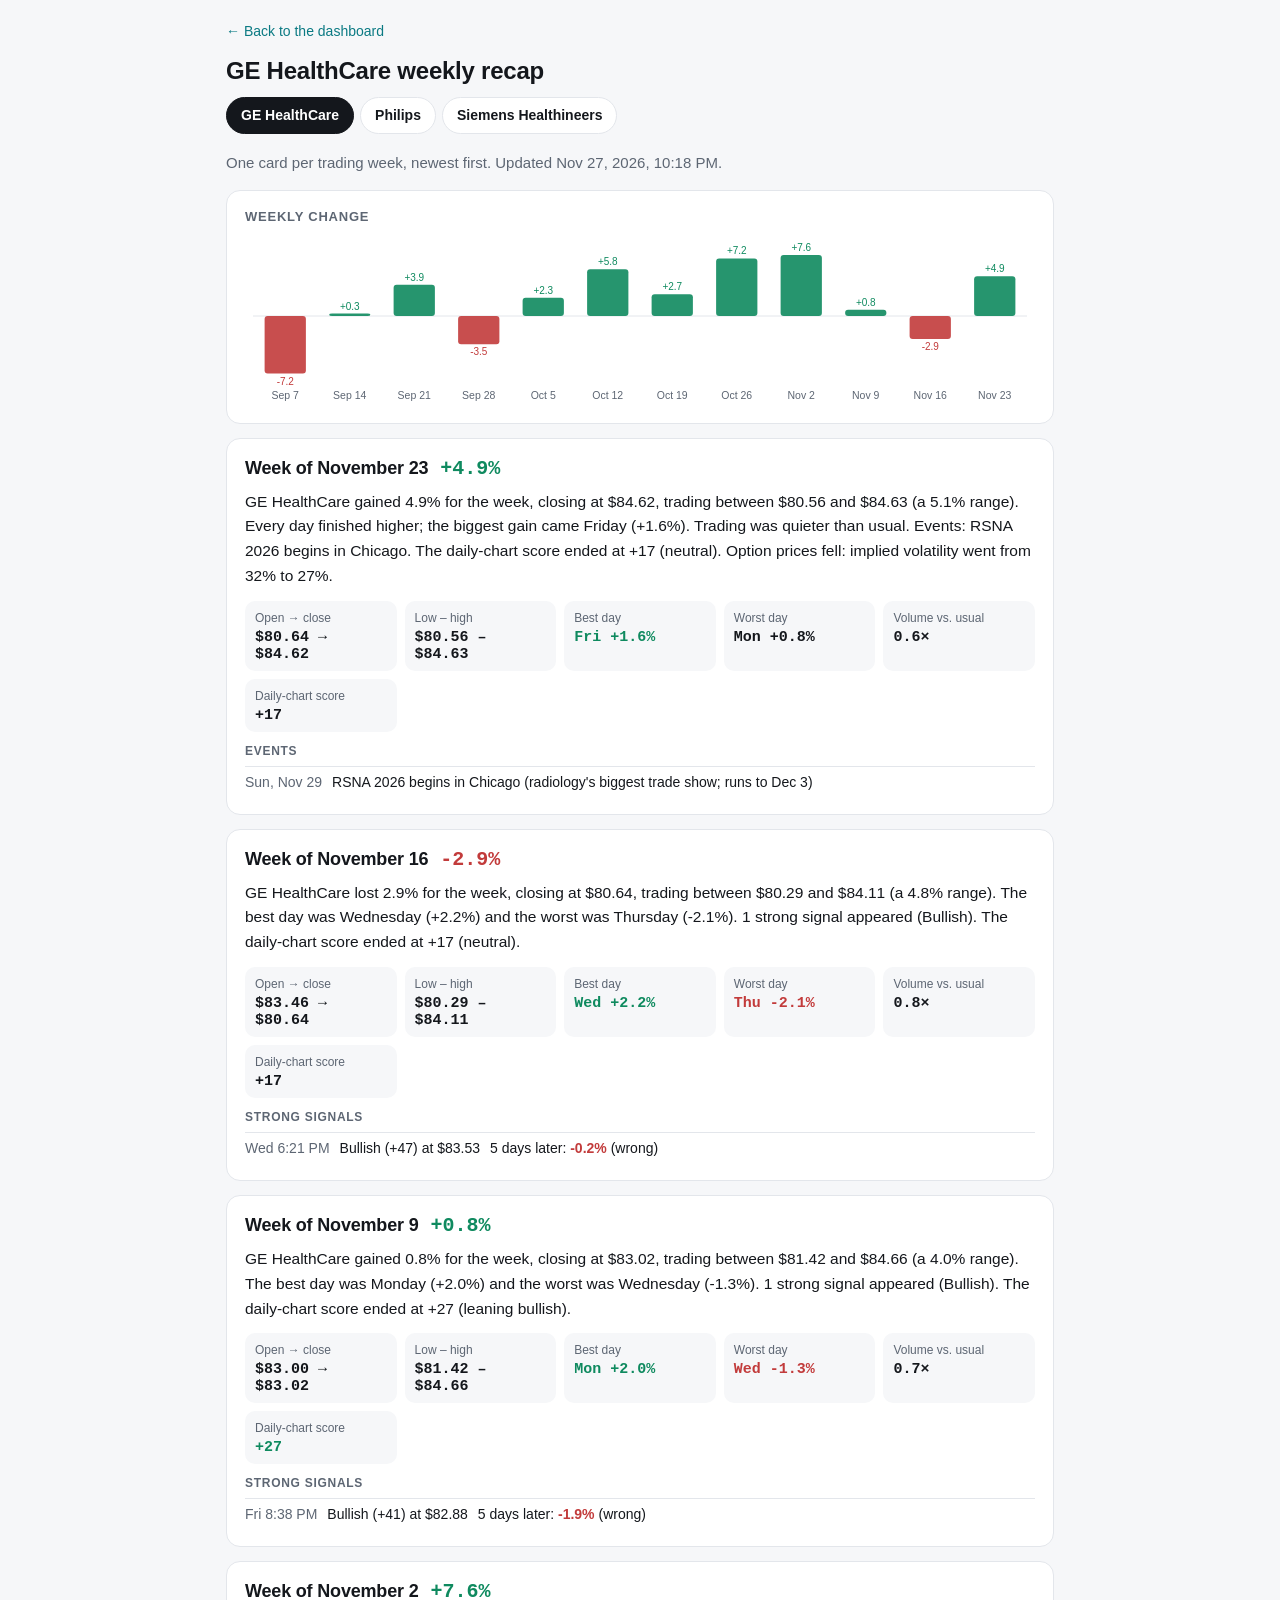
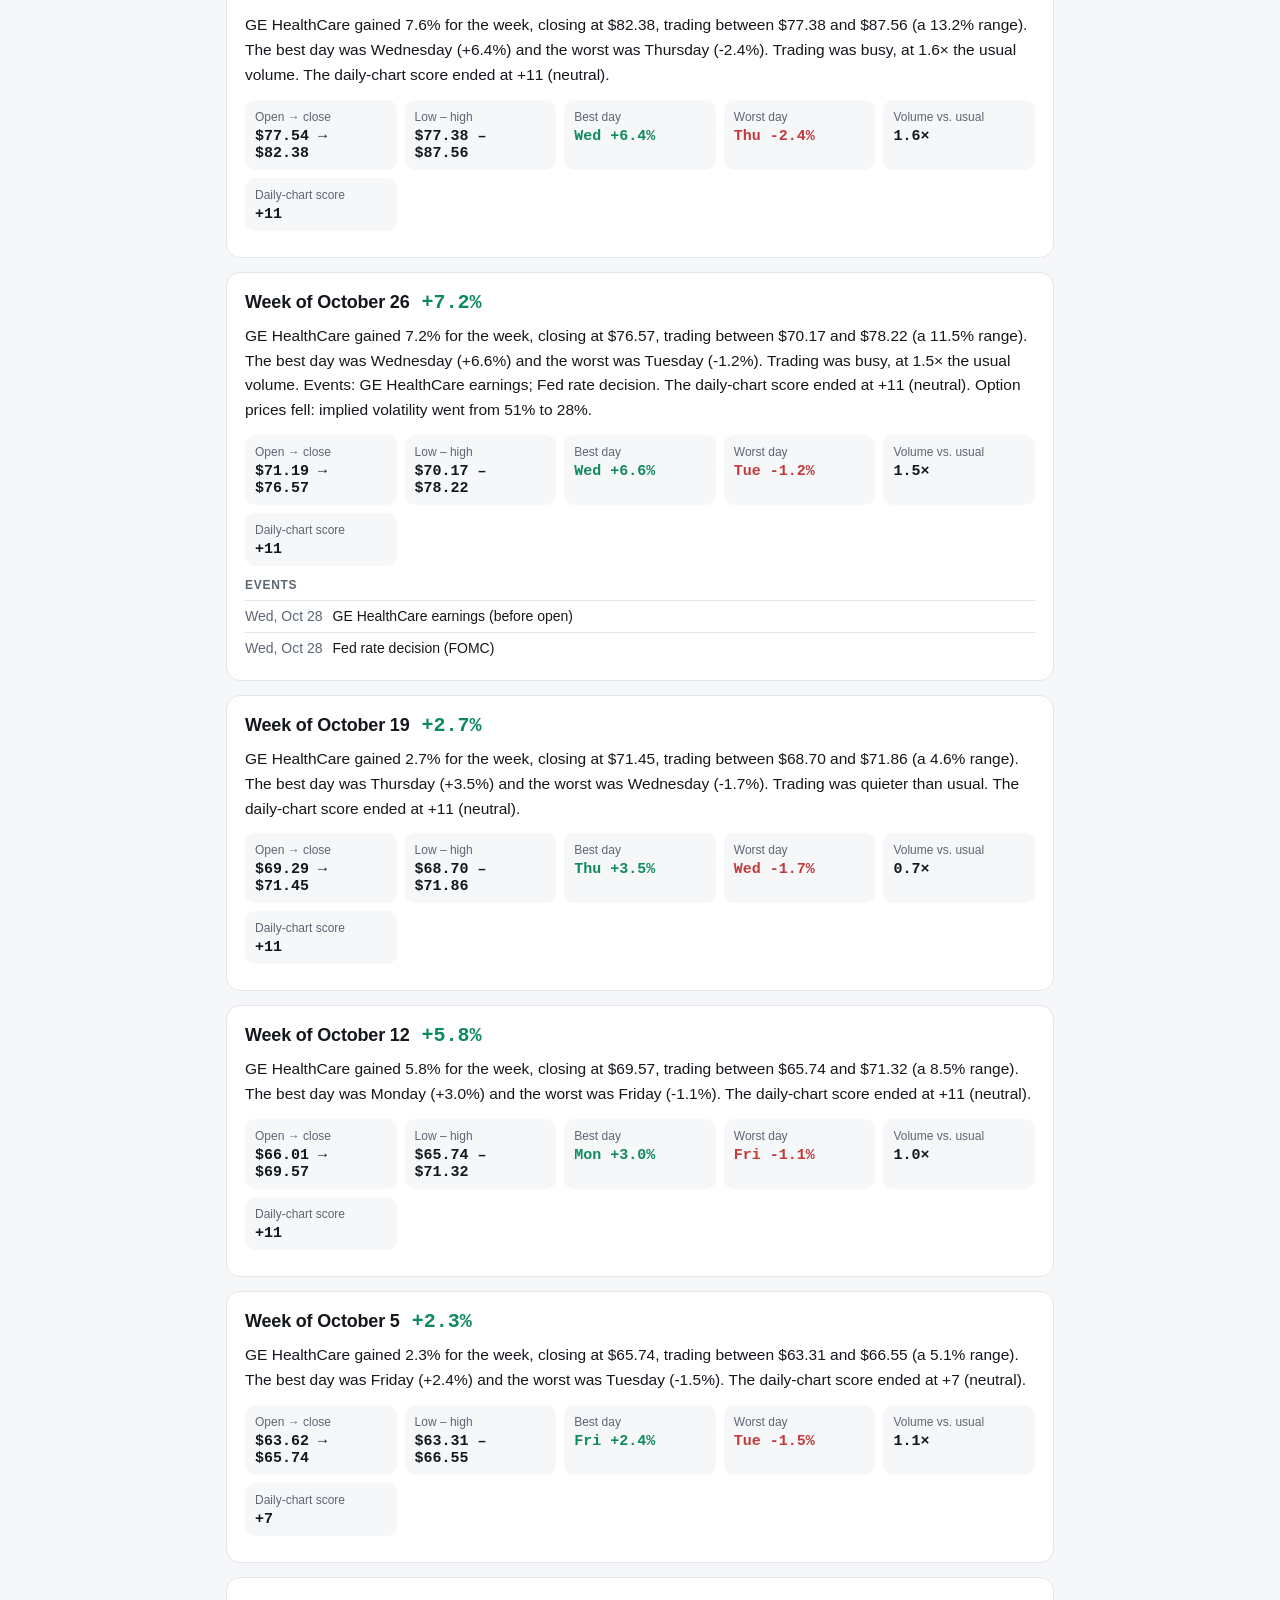
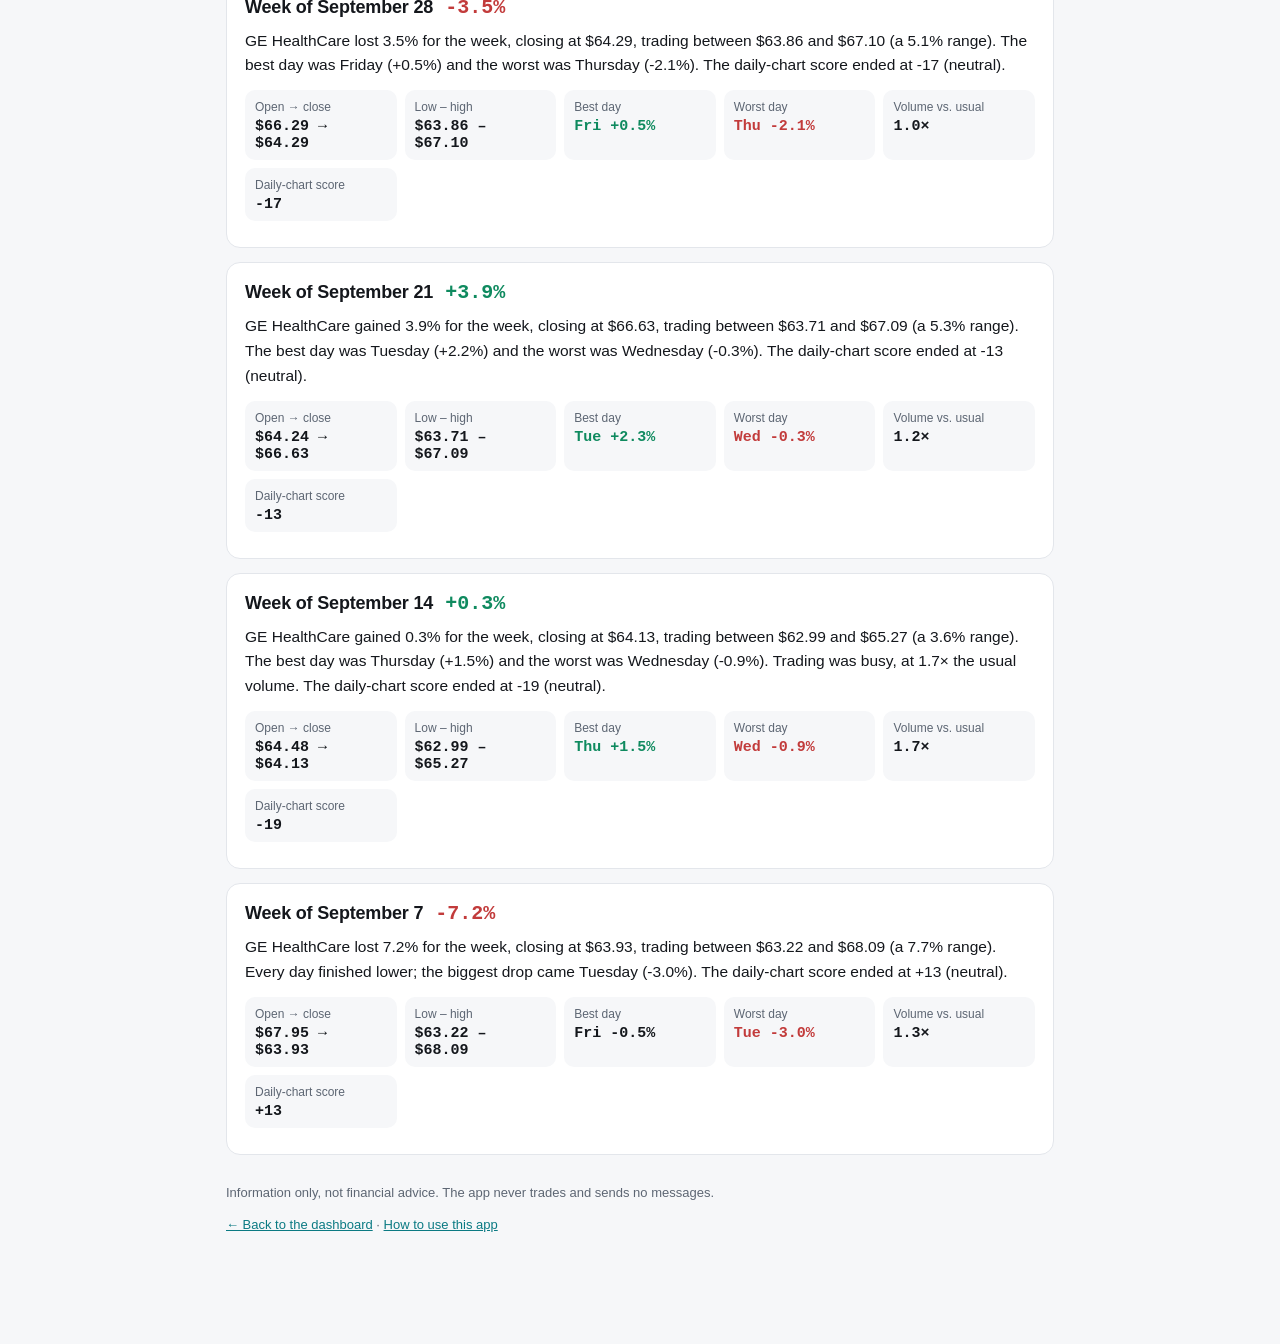
<file: docs/weekly.html>
<!doctype html>
<html lang="en">
<head>
<meta charset="utf-8">
<meta name="viewport" content="width=device-width, initial-scale=1, viewport-fit=cover">
<title>MedTech Weekly Recap</title>
<meta name="description" content="Week-by-week recap of GE HealthCare, Philips and Siemens Healthineers stock.">
<meta name="robots" content="noindex, nofollow">
<link rel="icon" type="image/png" sizes="32x32" href="icons/favicon-32.png">
<link rel="apple-touch-icon" href="icons/apple-touch-icon.png">
<link rel="manifest" href="manifest.webmanifest">
<meta name="apple-mobile-web-app-capable" content="yes">
<meta name="apple-mobile-web-app-title" content="MedTech">
<link rel="stylesheet" href="style.css">
<style>
  .wk-wrap { max-width: 860px; margin: 0 auto; padding: 20px 16px 60px; }
  .wk-wrap h1 { font-size: 24px; margin: 10px 0 4px; letter-spacing: -.01em; }
  .back { font-size: 14px; color: var(--accent); text-decoration: none; }
  .lede { color: var(--muted); margin: 0 0 16px; }
  .bars { width: 100%; height: 170px; display: block; }
  .wk { margin-top: 14px; }
  .wk-head { display: flex; flex-wrap: wrap; align-items: baseline; gap: 6px 12px; margin-bottom: 8px; }
  .wk-head h2 { font-size: 18px; margin: 0; text-transform: none; letter-spacing: -.01em; color: var(--ink); }
  .wk-chg { font: 700 20px var(--mono); }
  .wk-recap { font-size: 15.5px; line-height: 1.6; margin: 0 0 12px; }
  .wk-stats { display: grid; grid-template-columns: repeat(auto-fit, minmax(130px, 1fr)); gap: 8px; margin-bottom: 10px; }
  .wk-stats .stat .v { font-size: 15px; }
  .wk-list { list-style: none; padding: 0; margin: 6px 0 0; font-size: 14px; }
  .wk-list li { padding: 5px 0; border-top: 1px solid var(--line); display: flex; gap: 10px; flex-wrap: wrap; }
  .wk-sub { font-size: 12px; text-transform: uppercase; letter-spacing: .06em; color: var(--muted); font-weight: 600; margin-top: 10px; }
</style>
</head>
<body>
<div class="wk-wrap">
  <a class="back" href="./">← Back to the dashboard</a>
  <h1 id="wk-title">Weekly recap</h1>
  <nav class="co-tabs" id="co-tabs" aria-label="Choose a company"></nav>
  <p class="lede" id="lede">Loading…</p>
  <div id="banners"></div>
  <section class="card">
    <h2>Weekly change</h2>
    <svg class="bars" id="bars" role="img" aria-label="Weekly percentage change bar chart"></svg>
  </section>
  <div id="weeks"></div>
  <footer>
    <p>Information only, not financial advice. The app never trades and sends no messages.</p>
    <p><a href="./">← Back to the dashboard</a> · <a href="guide.html">How to use this app</a></p>
  </footer>
</div>
<script src="weekly.js"></script>
</body>
</html>
</file>
<file: docs/style.css>
:root {
  --bg: #f6f7f9; --card: #ffffff; --ink: #14171c; --muted: #5d6673; --line: #e3e6eb;
  --up: #0f8a5f; --up-bg: #e3f5ee; --down: #c23b3b; --down-bg: #fbe9e9;
  --warn: #9a6200; --warn-bg: #fdf3dc; --accent: #0b7a83; --accent-bg: #e1f3f3;
  --chart-grid: #eef0f3;
  --mono: ui-monospace, SFMono-Regular, Menlo, Consolas, monospace;
}
@media (prefers-color-scheme: dark) {
  :root:not([data-theme="light"]) {
    --bg: #0e1116; --card: #161a21; --ink: #e8ebf0; --muted: #98a1ae; --line: #262c36;
    --up: #3fcf95; --up-bg: #12291f; --down: #f07070; --down-bg: #2c1515;
    --warn: #f0b84a; --warn-bg: #2b2210; --accent: #4fd1c5; --accent-bg: #10292b;
    --chart-grid: #1d222b;
  }
}
* { box-sizing: border-box; }
body { margin: 0; background: var(--bg); color: var(--ink);
  font: 15px/1.5 -apple-system, BlinkMacSystemFont, "Segoe UI", Inter, Roboto, sans-serif; }
.wrap { max-width: 1180px; margin: 0 auto; padding: 20px 16px 60px; }
header.top { display: flex; flex-wrap: wrap; align-items: baseline; gap: 6px 18px; margin-bottom: 16px; }
header.top h1 { font-size: 20px; margin: 0; letter-spacing: -.01em; }
.price { font: 600 30px/1 var(--mono); }
.chg { font: 600 15px var(--mono); }
.updated { color: var(--muted); font-size: 13px; margin-left: auto; }
.banner { padding: 10px 14px; border-radius: 10px; margin-bottom: 14px; font-size: 14px; }
.banner.warn { background: var(--warn-bg); color: var(--warn); }
.grid { display: grid; gap: 14px; grid-template-columns: repeat(12, 1fr); }
.card { background: var(--card); border: 1px solid var(--line); border-radius: 14px; padding: 16px 18px; min-width: 0; }
.span12 { grid-column: span 12; } .span8 { grid-column: span 8; } .span6 { grid-column: span 6; } .span4 { grid-column: span 4; }
@media (max-width: 900px) { .span8, .span6, .span4 { grid-column: span 12; } }
.card h2 { font-size: 13px; text-transform: uppercase; letter-spacing: .06em; color: var(--muted); margin: 0 0 10px; font-weight: 600; }
.hero { display: grid; grid-template-columns: 1.4fr 1fr; gap: 18px; }
@media (max-width: 700px) { .hero { grid-template-columns: 1fr; } }
.stance { font-size: 24px; font-weight: 700; letter-spacing: -.01em; margin: 2px 0 6px; }
.stance.up { color: var(--up); } .stance.down { color: var(--down); }
.detail { color: var(--muted); margin: 0 0 12px; }
.gauge { position: relative; height: 10px; border-radius: 6px;
  background: linear-gradient(90deg, var(--down) 0%, var(--down-bg) 30%, var(--line) 50%, var(--up-bg) 70%, var(--up) 100%); }
.gauge .needle { position: absolute; top: -5px; width: 4px; height: 20px; background: var(--ink); border-radius: 2px; transform: translateX(-2px); }
.gauge-labels { display: flex; justify-content: space-between; font-size: 12px; color: var(--muted); margin-top: 6px; }
.chips { display: flex; flex-wrap: wrap; gap: 8px; }
.chip { display: inline-block; padding: 3px 10px; border-radius: 999px; font-size: 13px; font-weight: 600; background: var(--accent-bg); color: var(--accent); }
.chip.up { background: var(--up-bg); color: var(--up); } .chip.down { background: var(--down-bg); color: var(--down); }
.chip.warn { background: var(--warn-bg); color: var(--warn); }
.kv { display: grid; grid-template-columns: auto 1fr; gap: 6px 14px; font-size: 14px; }
.kv dt { color: var(--muted); } .kv dd { margin: 0; text-align: right; font-family: var(--mono); }
ul.reasons { list-style: none; padding: 0; margin: 0; }
ul.reasons li { display: flex; gap: 10px; padding: 6px 0; border-bottom: 1px solid var(--line); font-size: 14px; }
ul.reasons li:last-child { border: 0; }
.pts { font: 600 13px var(--mono); min-width: 44px; text-align: right; }
.pos { color: var(--up); } .neg { color: var(--down); } .muted { color: var(--muted); }
.tabs { display: flex; gap: 6px; margin-bottom: 10px; }
.tabs button { border: 1px solid var(--line); background: transparent; color: var(--ink); padding: 5px 12px; border-radius: 8px; cursor: pointer; font: inherit; font-size: 13px; }
.tabs button.on { background: var(--ink); color: var(--card); border-color: var(--ink); }
#chart { height: 380px; } #rsi { height: 110px; margin-top: 6px; }
.legend { display: flex; flex-wrap: wrap; gap: 14px; font-size: 12px; color: var(--muted); margin-top: 8px; }
.legend i { display: inline-block; width: 14px; height: 3px; vertical-align: middle; margin-right: 5px; border-radius: 2px; }
.scroll { overflow-x: auto; }
table { width: 100%; border-collapse: collapse; font-size: 13.5px; }
th { text-align: left; color: var(--muted); font-weight: 600; font-size: 12px; padding: 6px 8px; border-bottom: 1px solid var(--line); white-space: nowrap; }
td { padding: 7px 8px; border-bottom: 1px solid var(--line); white-space: nowrap; }
td.n, th.n { text-align: right; font-family: var(--mono); }
tr:last-child td { border-bottom: 0; }
.note { font-size: 13px; color: var(--muted); margin: 10px 0 0; }
.ev-type { font-size: 11px; text-transform: uppercase; letter-spacing: .05em; font-weight: 700; }
footer { margin-top: 28px; font-size: 13px; color: var(--muted); }
footer a, .card a { color: var(--accent); }
.empty { color: var(--muted); font-size: 14px; padding: 8px 0; }
.guide-link { font-size: 13px; font-weight: 600; color: var(--accent); background: var(--accent-bg); padding: 4px 10px; border-radius: 999px; text-decoration: none; white-space: nowrap; }
.guide-link:hover { text-decoration: underline; }
#events td:nth-child(3) { white-space: normal; min-width: 180px; }

/* ---- today paragraph */
.today { font-size: 17px; line-height: 1.6; margin: 0; }
@media (max-width: 600px) { .today { font-size: 16px; } }

/* ---- install hint */
.banner.install { display: flex; align-items: center; gap: 10px; background: var(--accent-bg); color: var(--accent); }
.banner.install[hidden] { display: none; }
.banner.install span { flex: 1; }
.banner.install button { border: 0; background: transparent; color: inherit; font: inherit; cursor: pointer; }
.banner.install .inst { background: var(--accent); color: var(--card); padding: 4px 12px; border-radius: 8px; font-weight: 600; }
.banner.install .x { font-size: 22px; line-height: 1; padding: 0 4px; }

/* ---- Try it buttons */
button.try { border: 1px solid var(--accent); color: var(--accent); background: transparent; border-radius: 7px; padding: 2px 9px; font: inherit; font-size: 12.5px; font-weight: 600; cursor: pointer; }
button.try:hover { background: var(--accent-bg); }

/* ---- calculator */
.calc-controls { display: grid; grid-template-columns: repeat(auto-fit, minmax(150px, 1fr)); gap: 10px 14px; margin: 12px 0; }
.calc-controls label, .calc-sliders label { display: flex; flex-direction: column; gap: 5px; font-size: 12.5px; color: var(--muted); font-weight: 600; }
.calc-controls select, .calc-controls input { font: inherit; font-size: 15px; color: var(--ink); background: var(--bg); border: 1px solid var(--line); border-radius: 8px; padding: 7px 9px; width: 100%; min-width: 0; }
.seg { display: flex; border: 1px solid var(--line); border-radius: 8px; overflow: hidden; }
.seg button { flex: 1; min-width: 0; border: 0; background: transparent; color: var(--ink); font: inherit; font-size: 14px; padding: 7px 6px; cursor: pointer; white-space: nowrap; }
.seg button.on { background: var(--ink); color: var(--card); }
.calc-sliders { display: grid; grid-template-columns: 1fr 1fr; gap: 10px 22px; margin: 6px 0 14px; }
@media (max-width: 640px) { .calc-sliders { grid-template-columns: 1fr; } }
.calc-sliders b { color: var(--ink); }
.calc-sliders input[type=range] { width: 100%; accent-color: var(--accent); }
.calc-out { display: grid; grid-template-columns: 280px 1fr; gap: 16px; align-items: start; }
@media (max-width: 800px) { .calc-out { grid-template-columns: 1fr; } }
.calc-stats { display: grid; grid-template-columns: 1fr 1fr; gap: 8px; }
.stat { background: var(--bg); border-radius: 10px; padding: 8px 10px; }
.stat .k { font-size: 12px; color: var(--muted); }
.stat .v { font: 600 16px var(--mono); margin-top: 2px; }
.stat .v small { font-size: 12px; color: var(--muted); font-weight: 400; }
.calc-chart-wrap { min-width: 0; }
#c-chart { width: 100%; display: block; touch-action: pan-y; }
.calc-readout { font-size: 13px; color: var(--muted); min-height: 20px; margin-top: 4px; }
#c-table { margin-top: 10px; }
.calc-controls label[hidden] { display: none; }
.chip.dim { background: var(--line); color: var(--muted); }
.linkbtn { border: 0; background: none; color: var(--accent); font: inherit; font-size: 14px; font-weight: 600; padding: 8px 0 0; cursor: pointer; }

/* ---- launch splash (always dark; original artwork: a heartbeat line drawing itself) */
.no-splash #splash { display: none; }
#splash { position: fixed; inset: 0; z-index: 1000; overflow: hidden; cursor: pointer; color: #e8ebf0;
  background: radial-gradient(120% 90% at 50% 40%, #0f2a33 0%, #071318 60%, #04090c 100%);
  display: flex; flex-direction: column; align-items: center; justify-content: center;
  transition: opacity .55s ease, transform .55s ease; -webkit-tap-highlight-color: transparent; }
#splash.done { opacity: 0; transform: scale(1.04); pointer-events: none; }
.sp-grid { position: absolute; inset: 0; opacity: .22;
  background-image: linear-gradient(rgba(79,209,197,.35) 1px, transparent 1px), linear-gradient(90deg, rgba(79,209,197,.35) 1px, transparent 1px);
  background-size: 28px 28px; mask-image: radial-gradient(closest-side, #000 30%, transparent); -webkit-mask-image: radial-gradient(closest-side, #000 30%, transparent); }
.sp-monitor { position: relative; width: min(560px, 90vw); }
.sp-monitor svg { display: block; width: 100%; height: auto; overflow: visible; }
.sp-ecg { fill: none; stroke: #4fd1c5; stroke-width: 3; stroke-linecap: round; stroke-linejoin: round;
  stroke-dasharray: 1000; stroke-dashoffset: 1000; filter: drop-shadow(0 0 6px rgba(79,209,197,.8));
  animation: spDraw 1.7s cubic-bezier(.4,0,.2,1) .15s forwards; }
.sp-ecg-trail { fill: none; stroke: #4fd1c5; stroke-width: 9; stroke-linecap: round; opacity: .12;
  stroke-dasharray: 1000; stroke-dashoffset: 1000; animation: spDraw 1.7s cubic-bezier(.4,0,.2,1) .15s forwards; }
.sp-dot { fill: #c9fff9; filter: drop-shadow(0 0 8px #4fd1c5); offset-path: path("M0 60 H120 L140 60 L152 30 L164 92 L180 8 L196 104 L208 60 H300 L318 60 L330 44 L342 60 H560");
  offset-distance: 0%; animation: spRun 1.7s cubic-bezier(.4,0,.2,1) .15s forwards; }
@keyframes spDraw { to { stroke-dashoffset: 0; } }
@keyframes spRun { to { offset-distance: 100%; } }
.sp-cross { position: absolute; left: 50%; top: -86px; width: 54px; height: 54px; margin-left: -27px; opacity: 0;
  animation: spPop .6s cubic-bezier(.2,1.4,.4,1) 1.2s forwards; }
.sp-cross::before, .sp-cross::after { content: ""; position: absolute; background: linear-gradient(135deg, #4fd1c5, #7aa2ff); border-radius: 5px; }
.sp-cross::before { left: 18px; top: 0; width: 18px; height: 54px; }
.sp-cross::after { left: 0; top: 18px; width: 54px; height: 18px; }
@keyframes spPop { from { opacity: 0; transform: scale(.4); } to { opacity: 1; transform: none; } }
.sp-text { position: relative; text-align: center; margin-top: 18px; opacity: 0; animation: spIn .7s ease-out .9s forwards; }
@keyframes spIn { from { opacity: 0; transform: translateY(10px); } to { opacity: 1; transform: none; } }
.sp-title { font: 800 40px/1.05 var(--mono); letter-spacing: .06em; }
.sp-title span { font-family: -apple-system, BlinkMacSystemFont, "Segoe UI", Inter, sans-serif; font-weight: 300; letter-spacing: .02em; color: #4fd1c5; }
.sp-sub { margin-top: 8px; font-size: 12.5px; letter-spacing: .28em; text-transform: uppercase; color: #8fa3a8; }
.sp-bar { width: 160px; height: 3px; margin: 18px auto 0; border-radius: 3px; background: rgba(255,255,255,.12); overflow: hidden; }
.sp-bar i { display: block; height: 100%; width: 40%; border-radius: 3px; background: linear-gradient(90deg, #4fd1c5, #7aa2ff);
  animation: spLoad 1.1s ease-in-out infinite; }
#splash.ready .sp-bar i { animation: none; width: 100%; transition: width .3s; }
@keyframes spLoad { 0% { transform: translateX(-100%); } 100% { transform: translateX(260%); } }
.sp-skip { position: absolute; bottom: calc(22px + env(safe-area-inset-bottom)); font-size: 12px; color: #61777c; letter-spacing: .05em;
  opacity: 0; animation: spIn .5s ease-out 1.4s forwards; }
@media (max-width: 480px) { .sp-title { font-size: 31px; } .sp-cross { top: -66px; width: 42px; height: 42px; margin-left: -21px; }
  .sp-cross::before { left: 14px; width: 14px; height: 42px; } .sp-cross::after { top: 14px; width: 42px; height: 14px; } }
@media (prefers-reduced-motion: reduce) {
  .sp-ecg, .sp-ecg-trail { animation: none; stroke-dashoffset: 0; } .sp-dot { animation: none; offset-distance: 100%; }
  .sp-bar i { animation: none !important; } .sp-text, .sp-skip, .sp-cross { animation: none; opacity: 1; }
}

/* ---- explain-this */
button.ex { display: inline-grid; place-items: center; width: 17px; height: 17px; margin-left: 4px; padding: 0; vertical-align: 1px;
  border: 1px solid currentColor; border-radius: 50%; background: transparent; color: var(--muted); opacity: .75;
  font: italic 700 11px/1 Georgia, "Times New Roman", serif; text-transform: none; letter-spacing: 0; cursor: pointer; }
button.ex:hover, button.ex:focus-visible { opacity: 1; color: var(--accent); }
.ex-pop { position: fixed; z-index: 500; background: var(--card); color: var(--ink); border: 1px solid var(--line); border-radius: 12px;
  padding: 12px 34px 12px 14px; box-shadow: 0 10px 30px rgba(0,0,0,.18); font-size: 14px; line-height: 1.5; }
.ex-pop[hidden] { display: none; }
.ex-pop strong { display: block; margin-bottom: 3px; }
.ex-pop p { margin: 0; color: var(--muted); }
.ex-close { position: absolute; top: 6px; right: 8px; border: 0; background: none; color: var(--muted); font-size: 20px; cursor: pointer; }

/* ---- header links */
.top-links { display: inline-flex; gap: 6px; flex-wrap: wrap; }

/* ---- heat map */
.hm-controls { display: flex; flex-wrap: wrap; gap: 10px; margin-bottom: 10px; }
.hm-controls .seg { min-width: 200px; }
.hm-scroll { max-height: 520px; overflow: auto; }
table.heatmap { border-collapse: separate; border-spacing: 2px; font-size: 12.5px; }
table.heatmap th { position: sticky; background: var(--card); z-index: 1; font-family: var(--mono); font-weight: 600; white-space: nowrap; }
table.heatmap thead th { top: 0; }
table.heatmap tbody th { left: 0; text-align: left; color: var(--ink); padding-right: 10px; }
table.heatmap td { text-align: center; font-family: var(--mono); padding: 6px 4px; min-width: 52px; border: 0; border-radius: 5px; color: var(--ink); }
table.heatmap td.hm-cell { cursor: pointer; }
table.heatmap td.hm-cell:hover { outline: 2px solid var(--accent); }
table.heatmap td.hm-dark { color: #fff; }
table.heatmap td.hm-empty { background: transparent; }
table.heatmap tr.hm-atm th { color: var(--accent); }
table.heatmap tr.hm-atm td { box-shadow: inset 0 2px 0 var(--accent), inset 0 -2px 0 var(--accent); }
.hm-now { font: 600 10.5px/1 -apple-system, sans-serif; color: var(--accent); }

/* ---- small charts, launches, news */
.minichart { height: 260px; }
tr.launch-big td { font-weight: 600; }
#launches td { white-space: normal; vertical-align: top; }
ul.news { list-style: none; padding: 0; margin: 0; }
ul.news li { padding: 8px 0; border-bottom: 1px solid var(--line); display: flex; flex-direction: column; gap: 2px; }
ul.news li:last-child { border: 0; }
ul.news a { color: var(--ink); text-decoration: none; font-weight: 600; line-height: 1.35; }
ul.news a:hover { color: var(--accent); text-decoration: underline; }
ul.news .muted { font-size: 12.5px; }

/* ---- Starship / lockups / analysts */
.callout-row { background: var(--accent-bg); color: var(--ink); border-radius: 10px; padding: 9px 12px; margin-bottom: 10px; font-size: 14.5px; }
.ss-detail { display: inline-block; white-space: normal; min-width: 220px; max-width: 520px; color: var(--muted); font-size: 13px; line-height: 1.45; }
.lk-next { display: flex; gap: 14px; align-items: center; background: var(--warn-bg); color: var(--ink); border-radius: 12px; padding: 12px 14px; margin-bottom: 14px; font-size: 14.5px; }
.lk-next .muted { color: var(--muted); }
.lk-count { font: 700 18px var(--mono); color: var(--warn); white-space: nowrap; }
@media (max-width: 560px) { .lk-next { flex-direction: column; align-items: flex-start; gap: 4px; } }
.lk-bar, .an-mixbar { display: flex; height: 28px; border-radius: 8px; overflow: hidden; gap: 2px; }
.lk-bar div, .an-mixbar div { display: flex; align-items: center; justify-content: center; min-width: 3px; }
.lk-bar span, .an-mixbar span { font: 600 12px var(--mono); color: #fff; text-shadow: 0 1px 2px rgba(0,0,0,.35); }
.an-grid { display: grid; grid-template-columns: 1.1fr 1fr; gap: 22px; }
@media (max-width: 860px) { .an-grid { grid-template-columns: 1fr; } }
h3.sub { font-size: 12.5px; text-transform: uppercase; letter-spacing: .06em; color: var(--muted); margin: 16px 0 8px; font-weight: 600; }
.an-grid > div:last-child h3.sub { margin-top: 0; }
.an-heads { display: flex; flex-wrap: wrap; gap: 10px; }
.an-big { background: var(--bg); border-radius: 10px; padding: 8px 12px; display: flex; flex-direction: column; min-width: 120px; flex: 1; }
.an-big span { font-size: 12.5px; }
.an-big b { font: 700 20px var(--mono); margin: 2px 0; }
.an-range { position: relative; margin: 26px 8px 50px; }
.an-track { position: relative; height: 8px; border-radius: 4px; background: var(--line); }
.an-fill { position: absolute; top: 0; height: 100%; border-radius: 4px; background: linear-gradient(90deg, var(--down), var(--warn), var(--up)); opacity: .55; }
.an-mark { position: absolute; top: -4px; transform: translateX(-50%); }
.an-mark i { display: block; width: 3px; height: 16px; margin: 0 auto; background: var(--ink); border-radius: 2px; }
.an-mark span { position: absolute; top: 20px; left: 50%; transform: translateX(-50%); font-size: 11.5px; color: var(--muted); text-align: center; white-space: nowrap; line-height: 1.25; }
.an-mark span b { color: var(--ink); font-family: var(--mono); }
.an-mark.lo span { transform: translateX(-20%); } .an-mark.hi span { transform: translateX(-80%); }
.an-now { position: absolute; top: -9px; transform: translateX(-50%); width: 14px; height: 14px; margin-top: 6px; border-radius: 50%; background: var(--accent); border: 3px solid var(--card); box-shadow: 0 0 0 1px var(--accent); }
.an-now span { position: absolute; bottom: 18px; left: 50%; transform: translateX(-50%); font: 600 11.5px var(--mono); color: var(--accent); white-space: nowrap; }
.an-grid > div { min-width: 0; }

/* ---- company switcher and peer scoreboard */
.co-tabs { position: sticky; top: 0; z-index: 50; display: flex; gap: 6px; padding: 8px 0 10px; margin: -4px 0 8px;
  background: var(--bg); overflow-x: auto; scrollbar-width: none; }
.co-tabs::-webkit-scrollbar { display: none; }
.co-tabs button { flex: 0 0 auto; border: 1px solid var(--line); background: var(--card); color: var(--ink); border-radius: 999px;
  padding: 7px 14px; font: inherit; font-size: 14px; font-weight: 600; cursor: pointer; display: inline-flex; gap: 8px; align-items: baseline; }
.co-tabs button small { font: 600 12px var(--mono); }
.co-tabs button.on { background: var(--ink); color: var(--card); border-color: var(--ink); }
.co-tabs button.on small.pos { color: #6ee7b7; } .co-tabs button.on small.neg { color: #fca5a5; }
.peers { display: grid; grid-template-columns: repeat(3, 1fr); gap: 10px; }
@media (max-width: 760px) { .peers { display: flex; overflow-x: auto; scroll-snap-type: x mandatory; gap: 8px; margin: 0 -4px; padding: 0 4px 4px; }
  .peer { flex: 0 0 78%; scroll-snap-align: start; } }
.peer { border: 1px solid var(--line); border-radius: 12px; padding: 10px 12px; cursor: pointer; background: var(--bg); text-align: left; font: inherit; color: inherit; display: block; width: 100%; }
.peer:hover { border-color: var(--accent); }
.peer.on { border-color: var(--accent); box-shadow: inset 0 0 0 1px var(--accent); }
.peer-top { display: flex; justify-content: space-between; align-items: baseline; gap: 8px; }
.peer-name { font-weight: 700; }
.peer-tk { font: 600 12px var(--mono); color: var(--muted); }
.peer-px { font: 600 20px var(--mono); }
.peer-row { display: flex; justify-content: space-between; align-items: center; gap: 8px; margin-top: 6px; font-size: 13px; }
.peer svg { display: block; width: 100%; height: 34px; margin-top: 6px; }
.peer .chip { font-size: 12px; padding: 2px 8px; }
#val-table td:first-child, #val-table th:first-child { position: sticky; left: 0; background: var(--card); }
#val-table td.best { font-weight: 700; color: var(--accent); }
.no-opt-note { background: var(--accent-bg); color: var(--ink); border-radius: 10px; padding: 10px 14px; font-size: 14px; }
[data-needs-options].hidden-no-opt { display: none; }
.fda-grid { display: grid; grid-template-columns: 1fr 1fr; gap: 22px; }
@media (max-width: 860px) { .fda-grid { grid-template-columns: 1fr; } }
.fda-grid > div { min-width: 0; }
#fda-recalls td, #fda-clear td { white-space: normal; vertical-align: top; }
</file>
